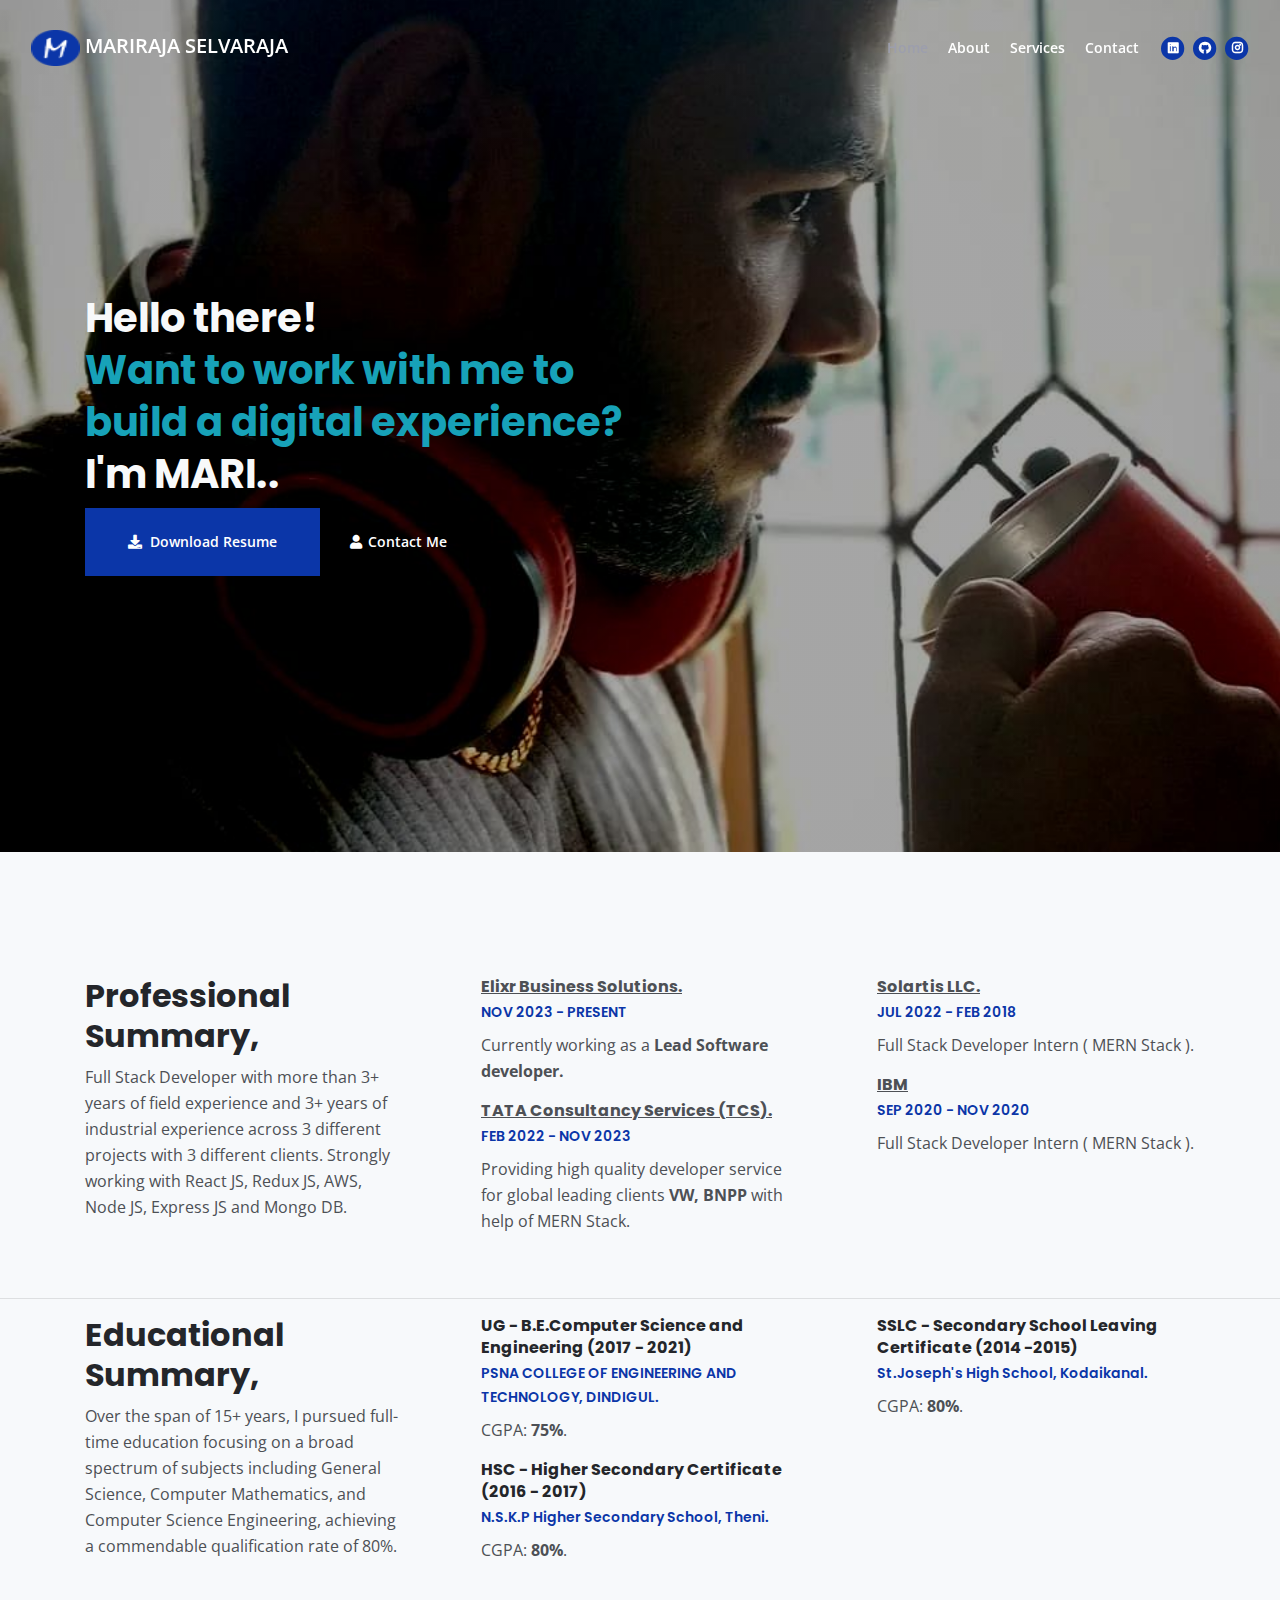
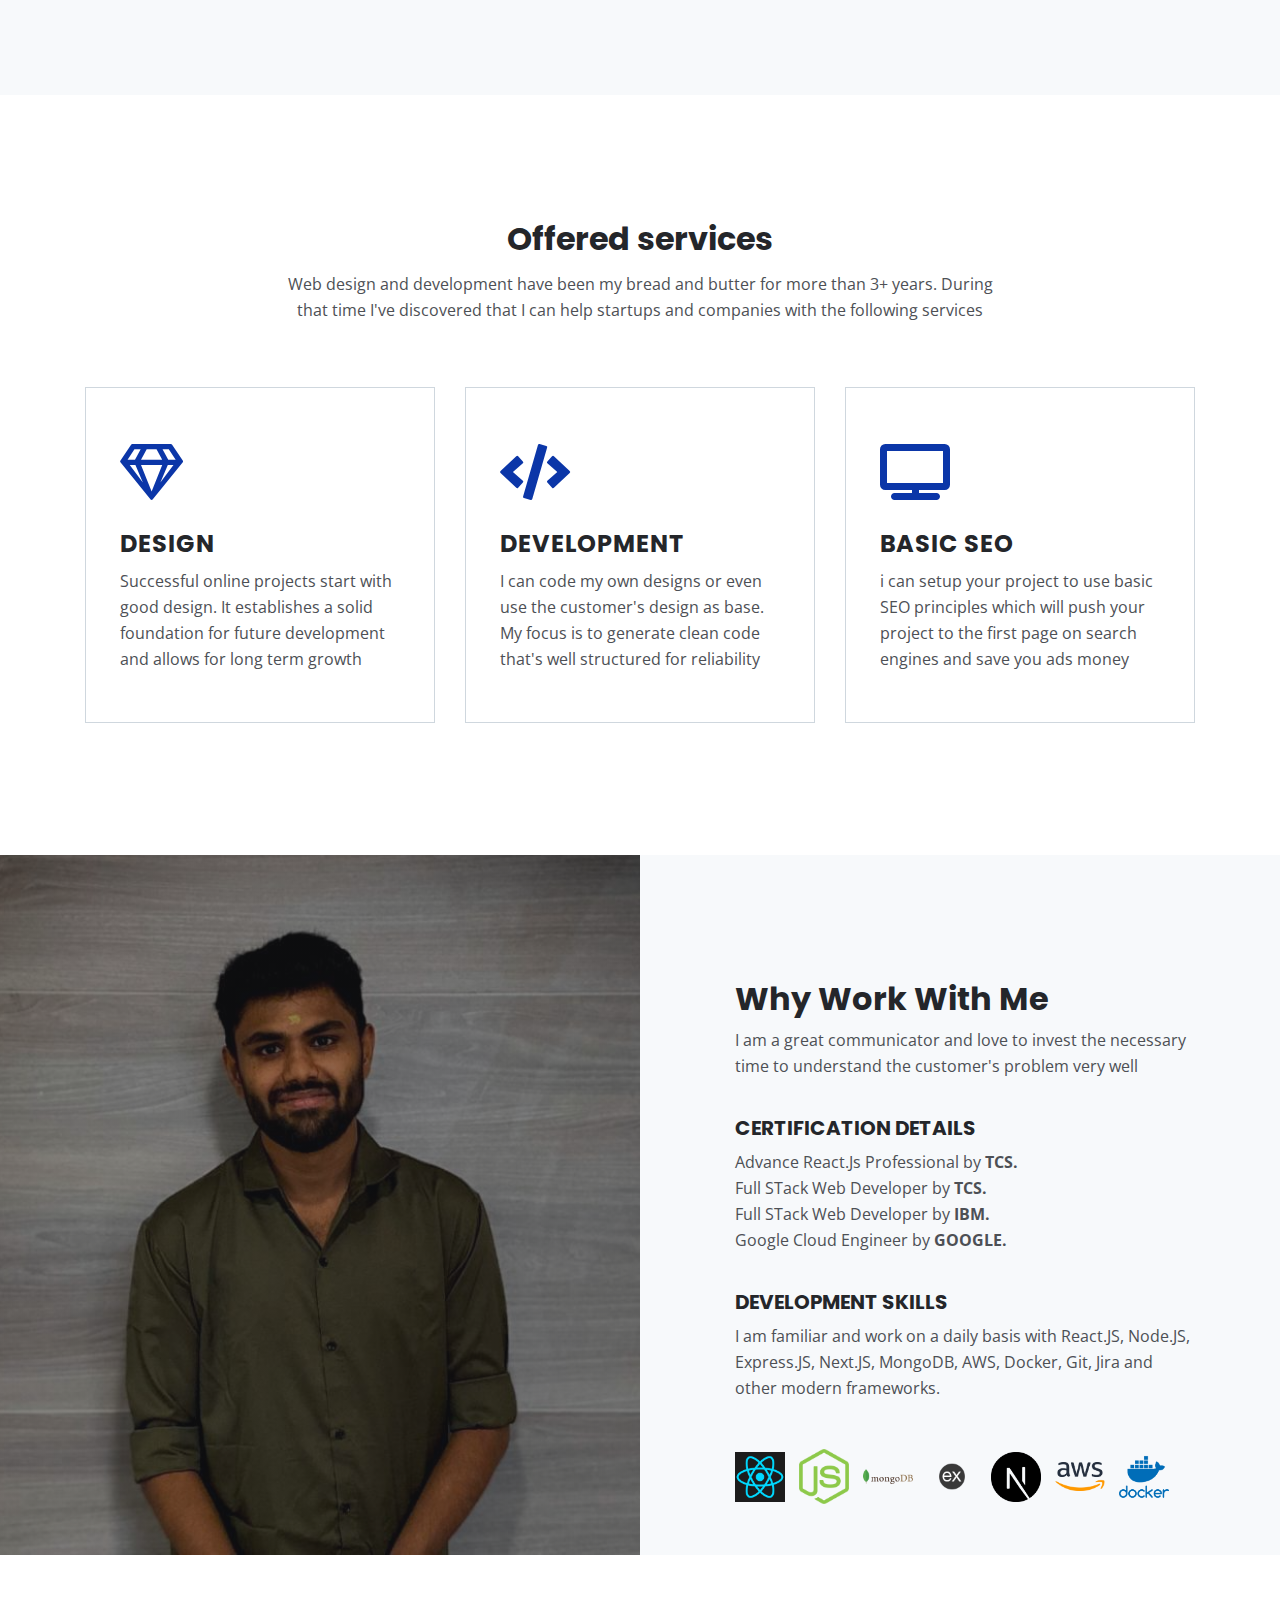
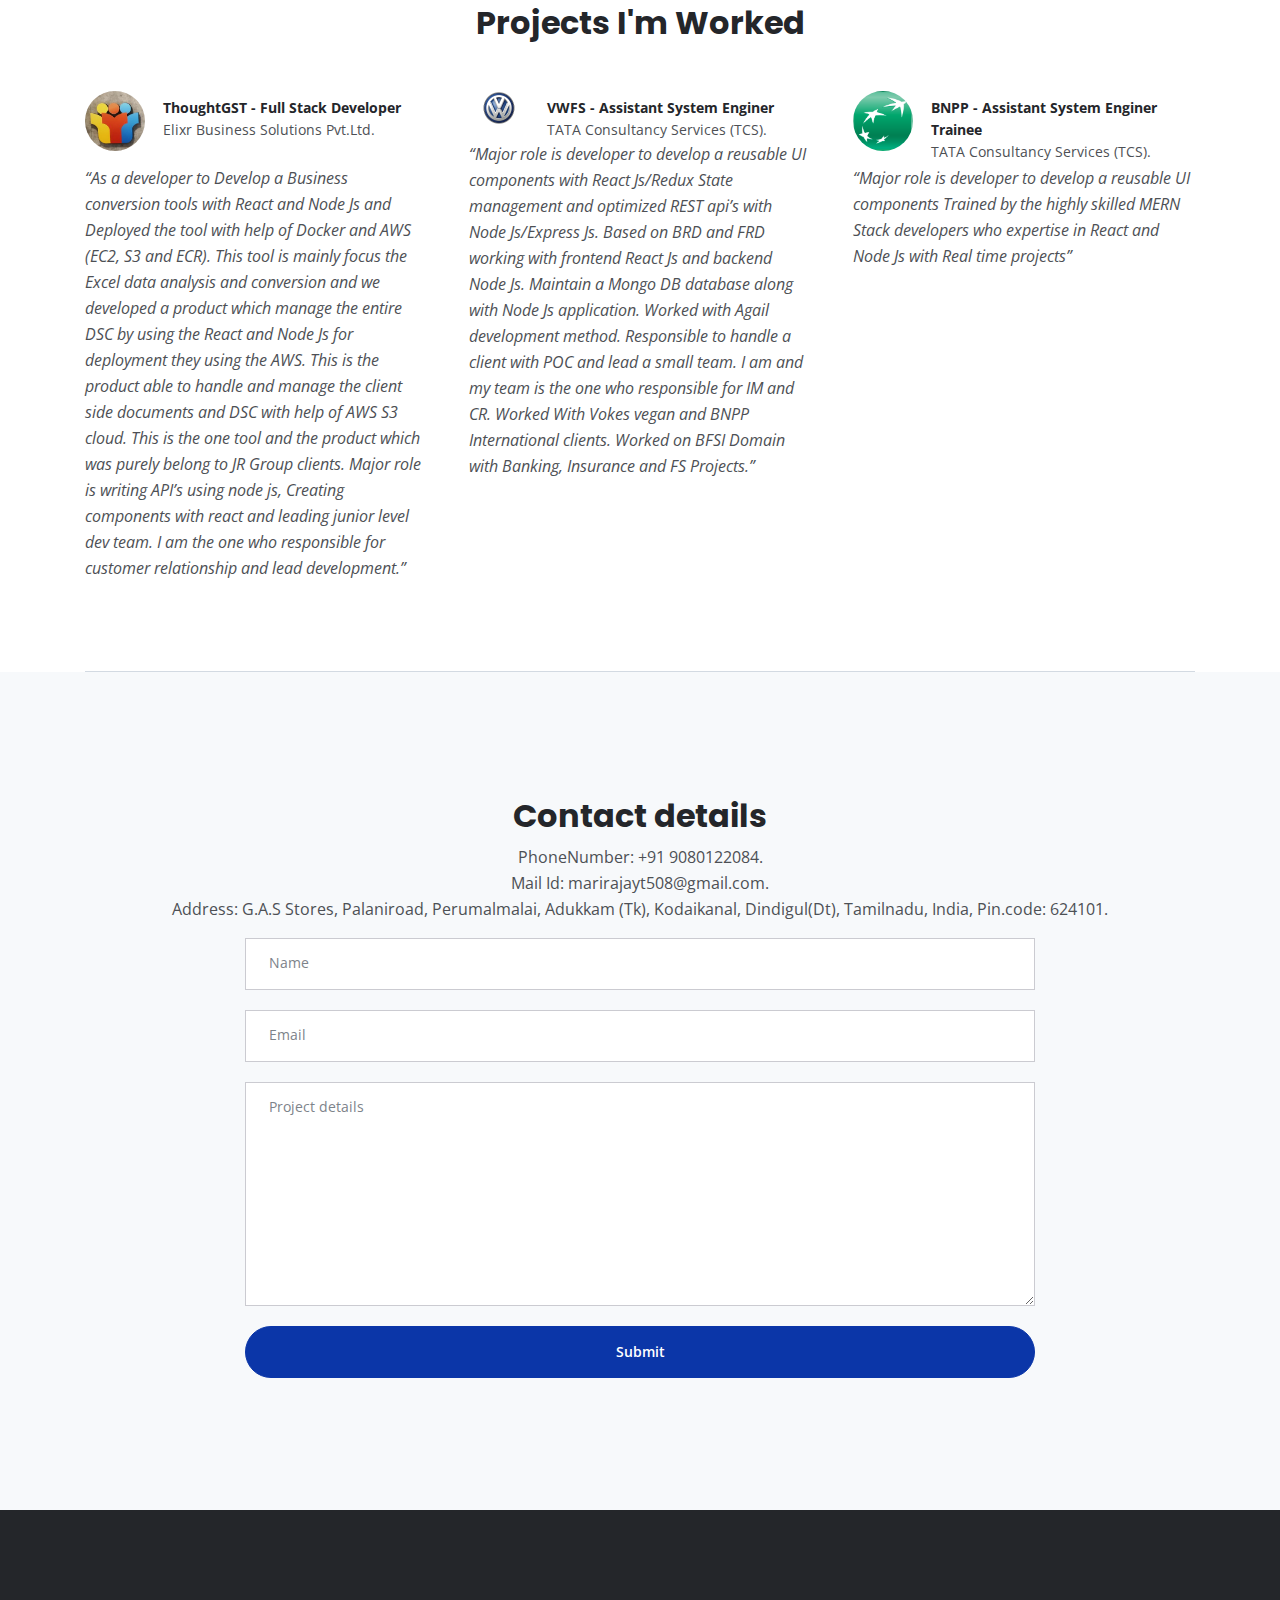
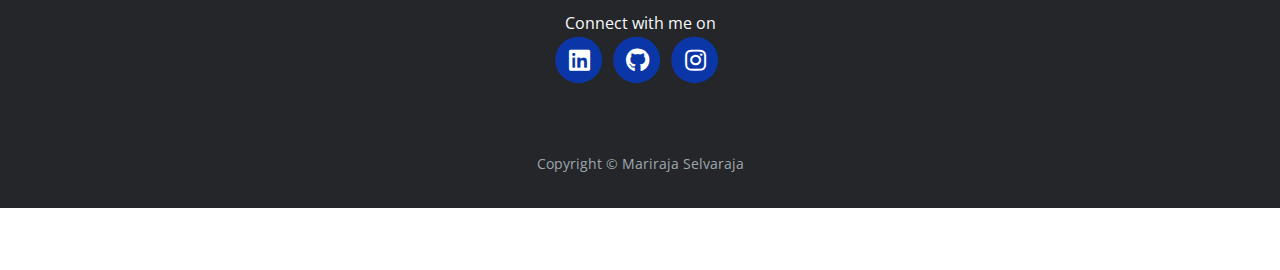
<file: index.html>
<!DOCTYPE html>
<html lang="en">
<head>
    <meta charset="utf-8">
    <meta name="viewport" content="width=device-width, initial-scale=1, shrink-to-fit=no">
    
    <!-- SEO Meta Tags -->
    <meta name="description" content="Your description">
    <meta name="author" content="Mariraja Selvaraja">

    <!-- OG Meta Tags to improve the way the post looks when you share the page on Facebook, Twitter, LinkedIn -->
	<meta property="og:site_name" content="" /> <!-- website name -->
	<meta property="og:site" content="" /> <!-- website link -->
	<meta property="og:title" content=""/> <!-- title shown in the actual shared post -->
	<meta property="og:description" content="" /> <!-- description shown in the actual shared post -->
	<meta property="og:image" content="" /> <!-- image link, make sure it's jpg -->
	<meta property="og:url" content="" /> <!-- where do you want your post to link to -->
	<meta name="twitter:card" content="summary_large_image"> <!-- to have large image post format in Twitter -->

    <!-- Webpage Title -->
    <title>Mariraja Selvaraja</title>
    
    <!-- Styles -->
    <link rel="preconnect" href="https://fonts.gstatic.com">
    <link href="https://fonts.googleapis.com/css2?family=Open+Sans:ital,wght@0,400;0,600;0,700;1,400&family=Poppins:wght@600&display=swap" rel="stylesheet">
    <link href="css/bootstrap.css" rel="stylesheet">
    <link href="css/fontawesome-all.css" rel="stylesheet">
	<link href="css/styles.css" rel="stylesheet">
	
	<!-- Favicon  -->
    <link rel="icon" href="images/favicon.png">
</head>
<body data-spy="scroll" data-target=".fixed-top">
    
    <!-- Navigation -->
    <nav class="navbar navbar-expand-lg fixed-top navbar-dark">
        <div class="container">
            
            <!-- Image Logo -->
            <!-- <a class="navbar-brand logo-image" href="index.html"><img src="images/logo.svg" alt="alternative"></a>   -->
 <a class="navbar-brand logo-image" href="index.html" style="text-decoration: none;"><img src="images/favicon.png" style="width : 20%"/> MARIRAJA SELVARAJA</a>  
            <!-- Text Logo - Use this if you don't have a graphic logo -->
            <!-- <a class="navbar-brand logo-text page-scroll" href="index.html">Mark</a> -->

            <button class="navbar-toggler p-0 border-0" type="button" data-toggle="offcanvas">
                <span class="navbar-toggler-icon"></span>
            </button>

            <div class="navbar-collapse offcanvas-collapse " id="navbarsExampleDefault">
                <ul class="navbar-nav ml-auto">
                    <li class="nav-item">
                        <a class="nav-link page-scroll" href="#header">Home <span class="sr-only">(current)</span></a>
                    </li>
                    <li class="nav-item">
                        <a class="nav-link page-scroll" href="#about">About</a>
                    </li>
                    <li class="nav-item">
                        <a class="nav-link page-scroll" href="#services">Services</a>
                    </li>
                    <!-- <li class="nav-item dropdown">
                        <a class="nav-link dropdown-toggle" href="#" id="dropdown01" data-toggle="dropdown" aria-haspopup="true" aria-expanded="false">Drop</a>
                        <div class="dropdown-menu" aria-labelledby="dropdown01">
                            <a class="dropdown-item page-scroll" href="project.html">Project Details</a>
                            <div class="dropdown-divider"></div>
                            <a class="dropdown-item page-scroll" href="terms.html">Terms Conditions</a>
                            <div class="dropdown-divider"></div>
                            <a class="dropdown-item page-scroll" href="privacy.html">Privacy Policy</a>
                        </div>
                    </li> -->
                    <li class="nav-item">
                        <a class="nav-link page-scroll" href="#contact">Contact</a>
                    </li>
                </ul>
                <span class="nav-item social-icons">
                    
                    <span class="fa-stack">
                        <a href="https://www.linkedin.com/in/mariraja-selvaraja-140a061a9/">
                            <i class="fas fa-circle fa-stack-2x"></i>
                            <i class="fab fa-linkedin fa-stack-1x"></i>
                        </a>
                    </span>

                    <span class="fa-stack">
                        <a href="https://github.com/marirajayt508">
                            <i class="fas fa-circle fa-stack-2x"></i>
                            <i class="fab fa-github fa-stack-1x"></i>
                        </a>
                    </span>

                    <span class="fa-stack">
                        <a href="https://www.instagram.com/mari.selvaraja/p/">
                            <i class="fas fa-circle fa-stack-2x"></i>
                            <i class="fab fa-instagram fa-stack-1x"></i>
                        </a>
                    </span>
                </span>
            </div> <!-- end of navbar-collapse -->
        </div> <!-- end of container -->
    </nav> <!-- end of navbar -->
    <!-- end of navigation -->


    <!-- Header -->
    <header id="header" class="header">
        <div class="container">
            <div class="row">
                <div class="col-lg-6">
                    <div class="text-container ">
                        <h1 class="h2-large text-light ">
                          <div class="animated-element-right">Hello there!</div>  <div class="text-info fw-bold animated-element-left">Want to work with me to build a digital experience? </div>
                            <!-- <span class="typing">I'm Mari.</span> -->
                            <div class="typing-effect">
                                I'm MARI..
                            </div>
                        </h1>
                       <div>
                       <div class="animated-element-up"> 
                        <a class="btn-solid-lg page-scroll " href="https://drive.google.com/uc?export=download&id=1kyAQDy1_A7QPyYDeRawL16EMHbXzJSLe"><i class="fas fa-download"></i> &nbsp;Download Resume</a>
                        <a class="btn-outline-lg page-scroll" href="#contact"><i class="fas fa-user"></i>Contact Me</a>
                    
                </div>
                    </div> <!-- end of text-container -->
                </div> <!-- end of col -->
            </div> <!-- end of row -->
        </div> <!-- end of container -->
    </header> <!-- end of header -->
    <!-- end of header -->


    <!-- About-->
    <div id="about" class="basic-1 bg-gray">
        <div class="container">
            <div class="row">
                <div class="col-lg-4">
                    <div class="text-container first">
                        <h2>Professional Summary,</h2>
                        <p>Full Stack Developer with more
                            than 3+ years of field experience
                            and 3+ years of industrial
                            experience across 3 different
                            projects with 3 different clients.
                            Strongly working with React JS,
                            Redux JS, AWS, Node JS, Express
                            JS and Mongo DB.
                            </p>
                    </div> <!-- end of text-container -->
                </div> <!-- end of col -->
                <div class="col-lg-4">
                    <div class="text-container second">
                        <h6><a href="https://www.elixirbiz.com/">Elixr Business Solutions.</a></h6>
                        <div class="time">NOV 2023 - PRESENT</div>
                        <p>Currently working as a <b>Lead Software developer.</b></p>
                        <h6><a href="https://www.tcs.com/">TATA Consultancy Services (TCS).</a></h6>
                        <div class="time">FEB 2022 - NOV 2023</div>
                        
                        <p>Providing high quality developer service for global leading clients <b>VW, BNPP</b> with help of MERN Stack.</p>
                    </div> <!-- end of text-container -->
                </div> <!-- end of col -->
                <div class="col-lg-4">
                    <div class="text-container third">
                        <h6><a href="https://www.solartis.com/">Solartis LLC.</a></h6>
                        <div class="time">JUL 2022 - FEB 2018</div>
                        <p>Full Stack Developer Intern ( MERN Stack ).</p>
                        <h6><a href="https://www.ibm.com/in-en">IBM</a></h6>
                        <div class="time">SEP 2020 - NOV 2020</div>
                        <p>Full Stack Developer Intern ( MERN Stack ).</p>
                    </div> <!-- end of text-container -->
                </div> <!-- end of col -->
            </div> <!-- end of row -->
        </div> <!-- end of container -->
        <hr/>
        <div class="container">
            <div class="row">
                <div class="col-lg-4">
                    <div class="text-container first">
                        <h2>Educational Summary,</h2>
                        <p>
                            Over the span of 15+ years, I pursued full-time education focusing on a broad spectrum of subjects including General Science, Computer Mathematics, and Computer Science Engineering, achieving a commendable qualification rate of 80%. 
                            </p>
                    </div> <!-- end of text-container -->
                </div> <!-- end of col -->
                <div class="col-lg-4">
                    <div class="text-container second">
                        <h6><a style="text-decoration: none;">UG - B.E.Computer Science and Engineering (2017 - 2021)</a></h6>
                        <div class="time">PSNA COLLEGE OF ENGINEERING AND TECHNOLOGY, DINDIGUL.</div>
                        <p>CGPA: <b>75%</b>.</p>
                        <h6><a style="text-decoration: none;">HSC - Higher Secondary Certificate (2016 - 2017)</a></h6>
                        <div class="time">N.S.K.P Higher Secondary School, Theni.</div>
                        
                        <p>CGPA: <b>80%</b>.</p>
                    </div> <!-- end of text-container -->
                </div> <!-- end of col -->
                <div class="col-lg-4">
                    <div class="text-container third">
                        <h6><a style="text-decoration: none;">SSLC - Secondary School Leaving Certificate (2014 -2015)</a></h6>
                        <div class="time">St.Joseph's High School, Kodaikanal.</div>
                        <p>CGPA: <b>80%</b>.</p>
                    </div> <!-- end of text-container -->
                </div> <!-- end of col -->
            </div> <!-- end of row -->
        </div> <!-- end of container -->
    </div> <!-- end of basic-1 -->
    <!-- end of about -->


    <!-- Services -->
    <div id="services" class="basic-2">
        <div class="container">
            <div class="row">
                <div class="col-lg-12">
                    <h2 class="h2-heading">Offered services</h2>
                    <p class="p-heading">Web design and development have been my bread and butter for more than 3+ years. During that time I've discovered that I can help startups and companies with the following services</p>
                </div> <!-- end of col -->
            </div> <!-- end of row -->
            <div class="row">
                <div class="col-lg-4">
                    <div class="text-box">
                        <i class="far fa-gem"></i>
                        <h4>DESIGN</h4>
                        <p>Successful online projects start with good design. It establishes a solid foundation for future development and allows for long term growth</p>
                    </div> <!-- end of text-box -->
                </div> <!-- end of col -->
                <div class="col-lg-4">
                    <div class="text-box">
                        <i class="fas fa-code"></i>
                        <h4>DEVELOPMENT</h4>
                        <p>I can code my own designs or even use the customer's design as base. My focus is to generate clean code that's well structured for reliability</p>
                    </div> <!-- end of text-box -->
                </div> <!-- end of col -->
                <div class="col-lg-4">
                    <div class="text-box">
                        <i class="fas fa-tv"></i>
                        <h4>BASIC SEO</h4>
                        <p>i can setup your project to use basic SEO principles which will push your project to the first page on search engines and save you ads money</p>
                    </div> <!-- end of text-box -->
                </div> <!-- end of col -->
            </div> <!-- end of row -->
        </div> <!-- end of container -->
    </div> <!-- end of basic-2 -->
    <!-- end of services -->


    <!-- Details -->
	<div class="split">
		<div class="area-1">
		</div><!-- end of area-1 on same line and no space between comments to eliminate margin white space --><div class="area-2 bg-gray">
            <div class="container">    
                <div class="row">
                    <div class="col-lg-12">     
                        
                        <!-- Text Container -->
                        <div class="text-container">
                            <h2>Why Work With Me</h2>
                            <p>I am a great communicator and love to invest the necessary time to understand the customer's problem very well</p>
                            <h5>CERTIFICATION DETAILS</h5>
                            <p>
                                <span>Advance React.Js Professional by <b>TCS.</b></span><br/>
                                <span>Full STack Web Developer by <b>TCS.</b></span><br/>
                                <span>Full STack Web Developer by <b>IBM.</b></span><br/>
                                <span>Google Cloud Engineer by <b>GOOGLE.</b></span>
                            </p>
                            <h5>DEVELOPMENT SKILLS</h5>
                            <p>I am familiar and work on a daily basis with React.JS, Node.JS, Express.JS, Next.JS, MongoDB, AWS, Docker, Git, Jira and other modern frameworks.</p>
                            
                            <div class="icons-container">
                                <img src="images/react-logo.png" alt="alternative">
                                <img src="images/nodejs-icon-logo.png" alt="alternative">
                                <img src="images/mongodb-logo.png" alt="alternative">
                                <img src="images/express.png" alt="alternative">
                                <img src="images/next.png" alt="alternative">
                                <img src="images/aws.png" alt="alternative">
                                <img src="images/docker.png" alt="alternative">
                                <!-- <img src="images/jira.png" alt="alternative"> -->
                            </div> <!-- end of icons-container -->
                        </div> <!-- end of text-container -->
                        <!-- end of text container -->

                    </div> <!-- end of col -->
                </div> <!-- end of row -->
            </div> <!-- end of container -->
		</div> <!-- end of area-2 -->
    </div> <!-- end of split -->
    <!-- end of details -->

   
    <!-- Testimonials -->
    <div class="cards-1">
        <div class="container">
            <div class="row">
                <div class="col-lg-12">
                    <h2 class="h2-heading">Projects I'm Worked</h2>
                </div> <!-- end of col -->
            </div> <!-- end of row -->
            <div class="row">
                <div class="col-lg-12">
                    
                    <!-- Card -->
                    <div class="card">
                        <div class="card-body">
                            <div class="details">
                                <img src="images/elixr.jpg" alt="alternative">
                                <div class="text">
                                    <div class="testimonial-author">ThoughtGST - Full Stack Developer</div>
                                    <div class="occupation">Elixr Business Solutions Pvt.Ltd.</div>
                                </div> <!-- end of text -->
                            </div> <!-- end of testimonial-details -->
                        </div>
                            <p class="testimonial-text">“As a developer to Develop a Business conversion tools with React
                                and Node Js and Deployed the tool with help of Docker and AWS
                                (EC2, S3 and ECR). This tool is mainly focus the Excel data
                                analysis and conversion and we developed a product which
                                manage the entire DSC by using the React and Node Js for
                                deployment they using the AWS. This is the product able to
                                handle and manage the client side documents and DSC with help
                                of AWS S3 cloud. This is the one tool and the product which was
                                purely belong to JR Group clients. Major role is writing API’s
                                using node js, Creating components with react and leading junior
                                level dev team. I am the one who responsible for customer
                                relationship and lead development.”</p>
                 
                    </div>
                    <!-- end of card -->

                    <!-- Card -->
                    <!-- <div class="card">
                        <div class="card-body">
                            <p class="testimonial-text">“Loved to work with Mark he's such an awesome developer with great attention to details. He also has a great eye for design”</p>
                            <div class="details">
                                <img src="images/testimonial-2.jpg" alt="alternative">
                                <div class="text">
                                    <div class="testimonial-author">John Rowling</div>
                                    <div class="occupation">Marketing Manager - Nexlite</div>
                                </div>  -->
                                <!-- end of text -->
                            <!-- </div>  -->
                            <!-- end of testimonial-details -->
                        <!-- </div>
                    </div> -->
                    <!-- end of card -->

                    <!-- Card -->
                    <div class="card">
                        <div class="card-body">
                            <div class="details">
                                <img src="images/vw.png" alt="alternative">
                                <div class="text">
                                    <div class="testimonial-author">VWFS - Assistant System Enginer</div>
                                    <!-- & BNPP -->
                                    <div class="occupation">TATA Consultancy Services (TCS).</div>
                                </div> <!-- end of text -->
                            </div> <!-- end of testimonial-details -->
                            <p class="testimonial-text">“Major role is developer to develop a reusable UI components
                                with React Js/Redux State management and optimized REST api’s
                                with Node Js/Express Js. Based on BRD and FRD working with
                                frontend React Js and backend Node Js. Maintain a Mongo DB
                                database along with Node Js application. Worked with Agail
                                development method. Responsible to handle a client with POC
                                and lead a small team. I am and my team is the one who
                                responsible for IM and CR. Worked With Vokes vegan and BNPP
                                International clients. Worked on BFSI Domain with Banking,
                                Insurance and FS Projects.”</p>
          
                        </div>
                        
                    </div>
                    <!-- end of card -->
                    <div class="card">
                        <div class="card-body">
                            <div class="details">
                                <img src="images/BNP.PA.png" alt="alternative">
                                <div class="text">
                                    <div class="testimonial-author">BNPP - Assistant System Enginer Trainee</div>
                                    <div class="occupation">TATA Consultancy Services (TCS).</div>
                                </div> <!-- end of text -->
                            </div> <!-- end of testimonial-details -->
                            <p class="testimonial-text">“Major role is developer to develop a reusable UI components
                                Trained by the highly skilled MERN Stack developers who
                                expertise in React and Node Js with Real time projects”</p>
          
                        </div>

                </div> <!-- end of col -->
            </div> <!-- end of row -->
        </div> <!-- end of container -->
    </div> <!-- end of cards-1 -->
    <!-- end of testimonials -->


    <!-- Section Divider -->
    <div class="container">
        <div class="row">
            <div class="col-lg-12">
                <hr class="section-divider">
            </div> <!-- end of col -->
        </div> <!-- end of row -->
    </div> <!-- end of container -->
    <!-- end of section divider -->

    <!-- Contact -->
    <div id="contact" class="form-1 bg-gray">
        <div class="container">
            <div class="row">
                <div class="col-lg-12">
                    <h2>Contact details</h2>
                   
                    <p>
                        <span>PhoneNumber: +91 9080122084.</span><br/>
                        <span>Mail Id: marirajayt508@gmail.com.</span><br/>
                        <span>Address: G.A.S Stores, Palaniroad, Perumalmalai, Adukkam (Tk), Kodaikanal, Dindigul(Dt), Tamilnadu, India, Pin.code: 624101.</span>
                    </p>
                </div> <!-- end of col -->
            </div> <!-- end of row -->
            <div class="row">
                <div class="col-lg-12">
                    
                    <!-- Contact Form -->
                    <form id="contactForm">
                        <div class="form-group">
                            <input type="text" class="form-control-input" id="cname" required>
                            <label class="label-control" for="cname">Name</label>
                        </div>
                        <div class="form-group">
                            <input type="email" class="form-control-input" id="cemail" required>
                            <label class="label-control" for="cemail">Email</label>
                        </div>
                        <div class="form-group">
                            <textarea class="form-control-textarea" id="cmessage" required></textarea>
                            <label class="label-control" for="cmessage">Project details</label>
                        </div>
                        <div class="form-group">
                            <button type="submit" class="form-control-submit-button">Submit</button>
                        </div>
                    </form>
                    <!-- end of contact form -->

                </div> <!-- end of col -->
            </div> <!-- end of row -->
        </div> <!-- end of container -->
    </div> <!-- end of form-1 -->  
    <!-- end of contact -->


    <!-- Footer -->
    <div class="footer bg-gray text-light">
       Connect with me on
        <div class="container">
            <div class="row">
                <div class="col-lg-12">
                    <div class="social-container">
                        <span class="fa-stack">
                            <a href="https://www.linkedin.com/in/mariraja-selvaraja-140a061a9/">
                                <i class="fas fa-circle fa-stack-2x"></i>
                                <i class="fab fa-linkedin fa-stack-1x"></i>
                            </a>
                        </span>
                        <span class="fa-stack">
                            <a href="https://github.com/marirajayt508">
                                <i class="fas fa-circle fa-stack-2x"></i>
                                <i class="fab fa-github fa-stack-1x"></i>
                            </a>
                        </span>
                        <span class="fa-stack">
                            <a href="https://www.instagram.com/mari.selvaraja/p/">
                                <i class="fas fa-circle fa-stack-2x"></i>
                                <i class="fab fa-instagram fa-stack-1x"></i>
                            </a>
                        </span>
                    </div> <!-- end of social-container -->
                </div> <!-- end of col -->
            </div> <!-- end of row -->
        </div> <!-- end of container -->
    </div> <!-- end of footer -->  
    <!-- end of footer -->


    <!-- Copyright -->
    <div class="copyright bg-gray">
        <div class="container">
            <div class="row">
                <div class="col-lg-12">
                    <p class="p-small">Copyright © <a class="no-line" href="#your-link">Mariraja Selvaraja</a></p>
                </div> <!-- end of col -->
            </div> <!-- enf of row -->
        </div> <!-- end of container -->


        
    </div> <!-- end of copyright --> 
    <!-- end of copyright -->
    
    	
    <!-- Scripts -->
    <script src="js/jquery.min.js"></script> <!-- jQuery for Bootstrap's JavaScript plugins -->
    <script src="js/bootstrap.min.js"></script> <!-- Bootstrap framework -->
    <script src="js/jquery.easing.min.js"></script> <!-- jQuery Easing for smooth scrolling between anchors -->
    <script src="js/scripts.js"></script> <!-- Custom scripts -->
</body>
</html>
</file>
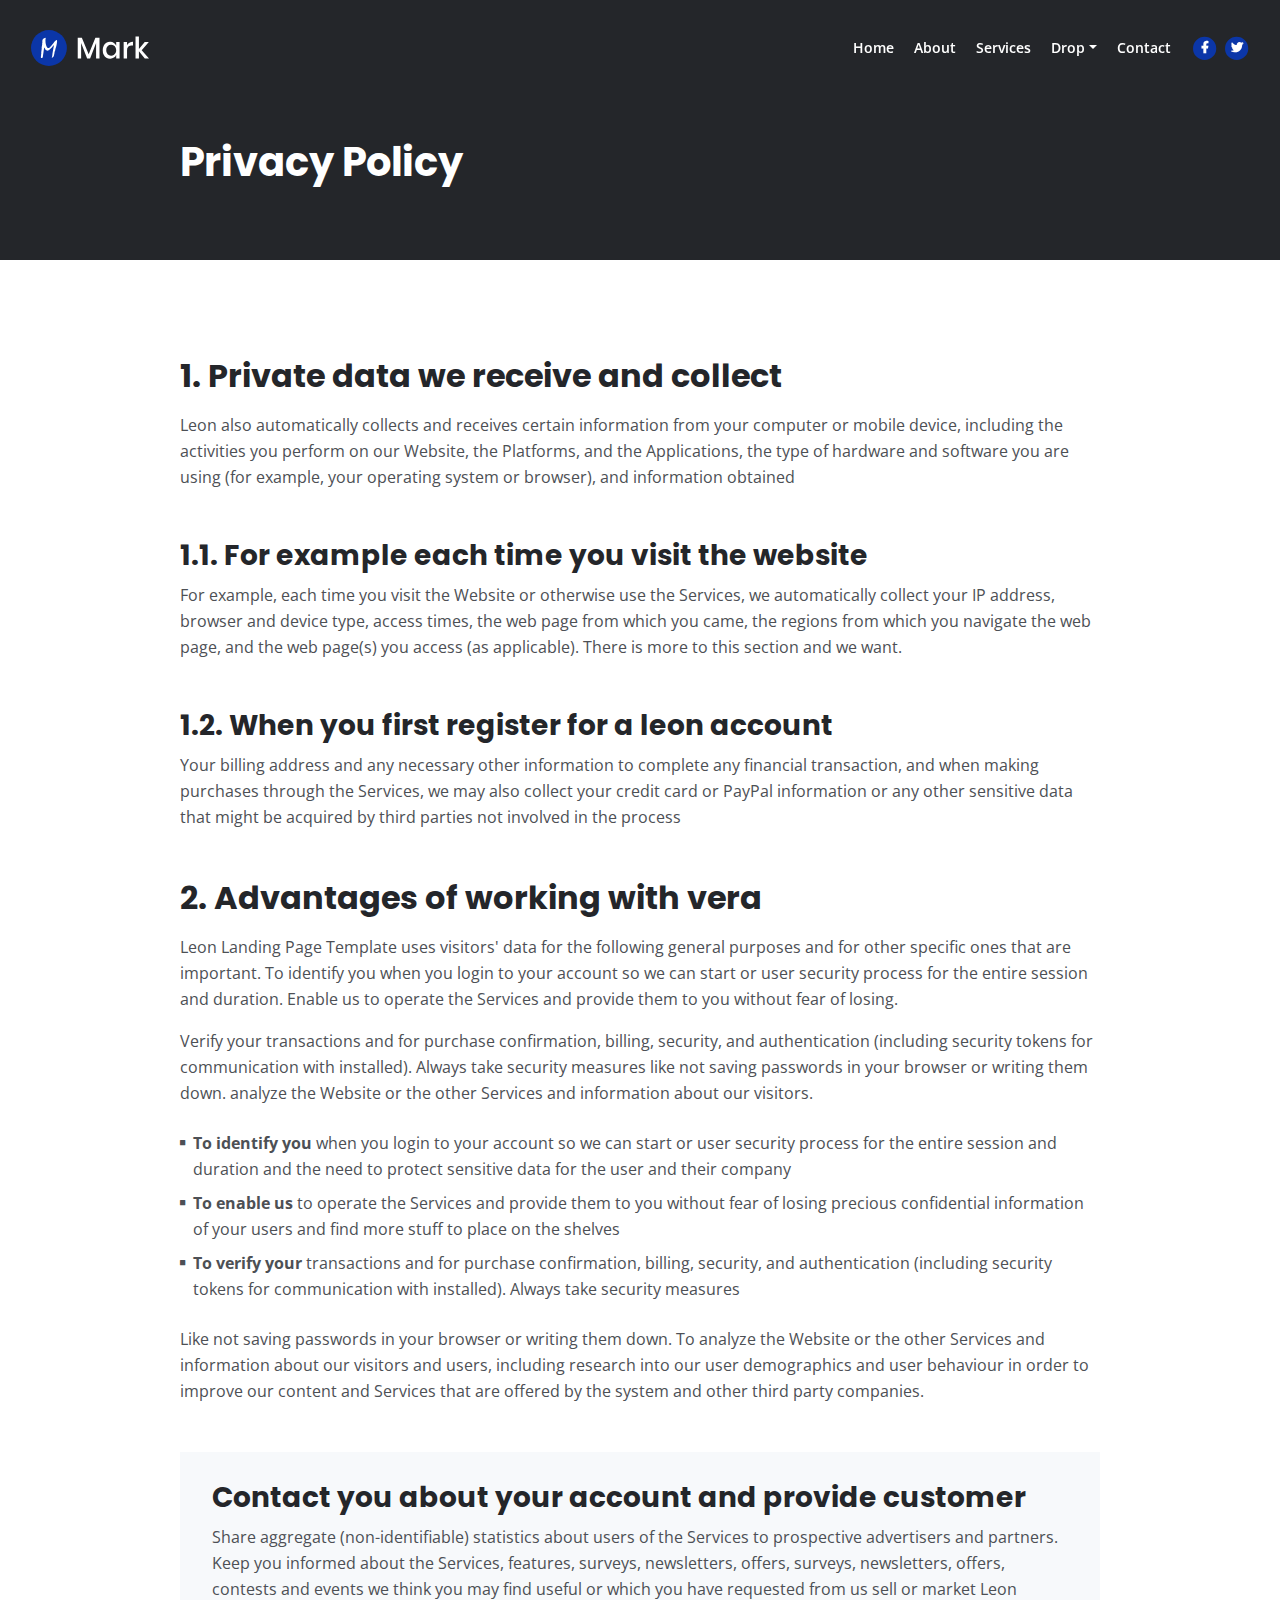
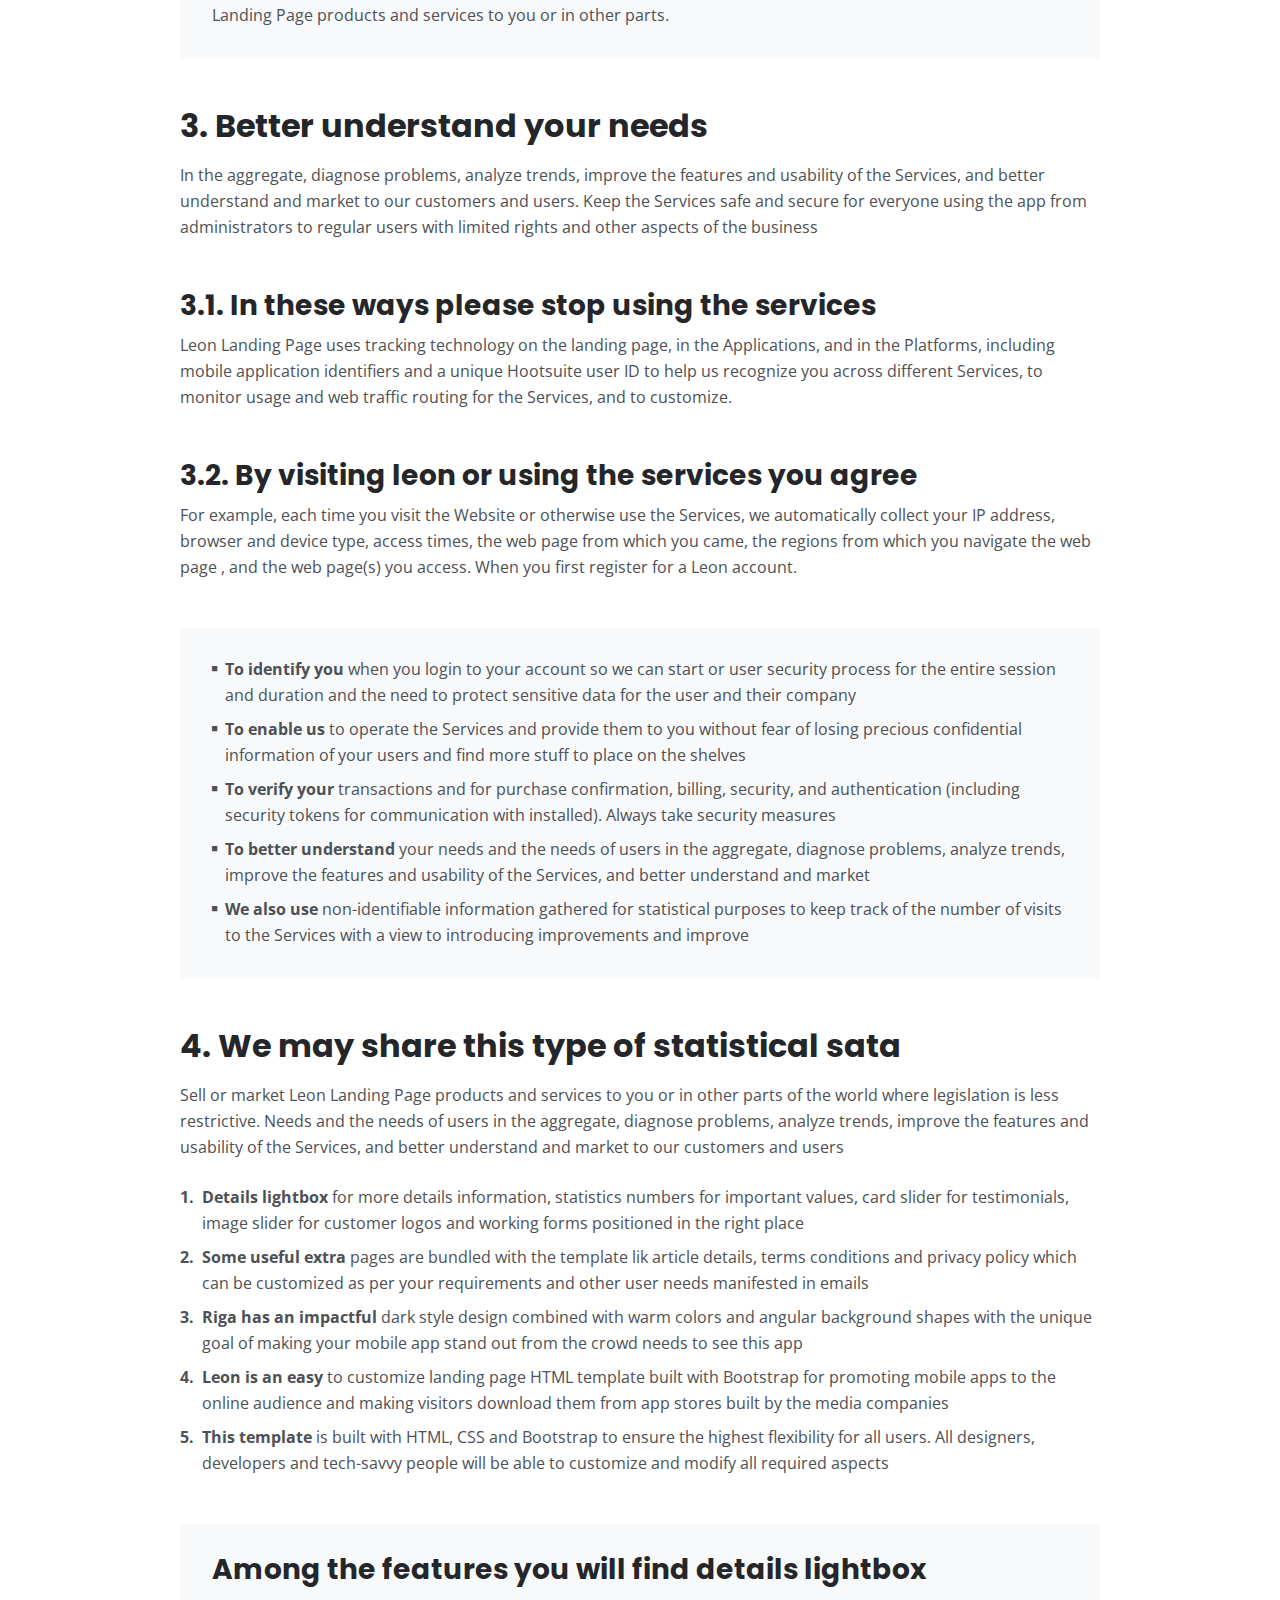
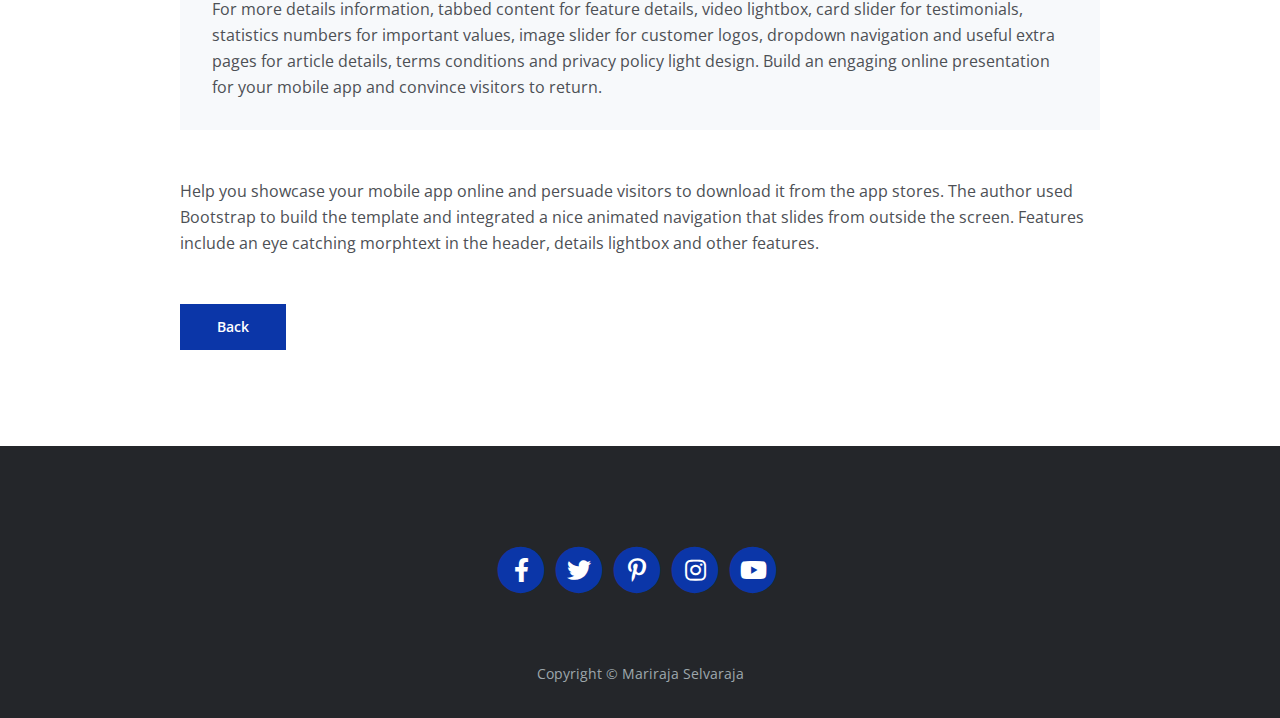
<file: privacy.html>
<!DOCTYPE html>
<html lang="en">
<head>
    <meta charset="utf-8">
    <meta name="viewport" content="width=device-width, initial-scale=1, shrink-to-fit=no">
    
    <!-- SEO Meta Tags -->
    <meta name="description" content="Your description">
    <meta name="author" content="Your name">

    <!-- OG Meta Tags to improve the way the post looks when you share the page on Facebook, Twitter, LinkedIn -->
	<meta property="og:site_name" content="" /> <!-- website name -->
	<meta property="og:site" content="" /> <!-- website link -->
	<meta property="og:title" content=""/> <!-- title shown in the actual shared post -->
	<meta property="og:description" content="" /> <!-- description shown in the actual shared post -->
	<meta property="og:image" content="" /> <!-- image link, make sure it's jpg -->
	<meta property="og:url" content="" /> <!-- where do you want your post to link to -->
	<meta name="twitter:card" content="summary_large_image"> <!-- to have large image post format in Twitter -->

    <!-- Webpage Title -->
    <title>Privacy Policy - Mark</title>
    
    <!-- Styles -->
    <link rel="preconnect" href="https://fonts.gstatic.com">
    <link href="https://fonts.googleapis.com/css2?family=Open+Sans:ital,wght@0,400;0,600;0,700;1,400&family=Poppins:wght@600&display=swap" rel="stylesheet">
    <link href="css/bootstrap.css" rel="stylesheet">
    <link href="css/fontawesome-all.css" rel="stylesheet">
	<link href="css/styles.css" rel="stylesheet">
	
	<!-- Favicon  -->
    <link rel="icon" href="images/favicon.png">
</head>
<body data-spy="scroll" data-target=".fixed-top">
    
    <!-- Navigation -->
    <nav class="navbar navbar-expand-lg fixed-top navbar-dark">
        <div class="container">
            
            <!-- Image Logo -->
            <a class="navbar-brand logo-image" href="index.html"><img src="images/logo.svg" alt="alternative"></a>  

            <!-- Text Logo - Use this if you don't have a graphic logo -->
            <!-- <a class="navbar-brand logo-text page-scroll" href="index.html">Mark</a> -->

            <button class="navbar-toggler p-0 border-0" type="button" data-toggle="offcanvas">
                <span class="navbar-toggler-icon"></span>
            </button>

            <div class="navbar-collapse offcanvas-collapse" id="navbarsExampleDefault">
                <ul class="navbar-nav ml-auto">
                    <li class="nav-item">
                        <a class="nav-link page-scroll" href="index.html#header">Home <span class="sr-only">(current)</span></a>
                    </li>
                    <li class="nav-item">
                        <a class="nav-link page-scroll" href="index.html#about">About</a>
                    </li>
                    <li class="nav-item">
                        <a class="nav-link page-scroll" href="index.html#services">Services</a>
                    </li>
                    <li class="nav-item dropdown">
                        <a class="nav-link dropdown-toggle" href="#" id="dropdown01" data-toggle="dropdown" aria-haspopup="true" aria-expanded="false">Drop</a>
                        <div class="dropdown-menu" aria-labelledby="dropdown01">
                            <a class="dropdown-item page-scroll" href="project.html">Project Details</a>
                            <div class="dropdown-divider"></div>
                            <a class="dropdown-item page-scroll" href="terms.html">Terms Conditions</a>
                            <div class="dropdown-divider"></div>
                            <a class="dropdown-item page-scroll" href="privacy.html">Privacy Policy</a>
                        </div>
                    </li>
                    <li class="nav-item">
                        <a class="nav-link page-scroll" href="index.html#contact">Contact</a>
                    </li>
                </ul>
                <span class="nav-item social-icons">
                    <span class="fa-stack">
                        <a href="#your-link">
                            <i class="fas fa-circle fa-stack-2x"></i>
                            <i class="fab fa-facebook-f fa-stack-1x"></i>
                        </a>
                    </span>
                    <span class="fa-stack">
                        <a href="#your-link">
                            <i class="fas fa-circle fa-stack-2x"></i>
                            <i class="fab fa-twitter fa-stack-1x"></i>
                        </a>
                    </span>
                </span>
            </div> <!-- end of navbar-collapse -->
        </div> <!-- end of container -->
    </nav> <!-- end of navbar -->
    <!-- end of navigation -->


    <!-- Header -->
    <header class="ex-header">
        <div class="container">
            <div class="row">
                <div class="col-xl-10 offset-xl-1">
                    <h1>Privacy Policy</h1>
                </div> <!-- end of col -->
            </div> <!-- end of row -->
        </div> <!-- end of container -->
    </header> <!-- end of ex-header -->
    <!-- end of header -->


    <!-- Basic -->
    <div class="ex-basic-1 pt-5 pb-5">
        <div class="container">
            <div class="row">
                <div class="col-xl-10 offset-xl-1">
                    <h2 class="mt-5 mb-3">1. Private data we receive and collect</h2>
                    <p class="mb-5">Leon also automatically collects and receives certain information from your computer or mobile device, including the activities you perform on our Website, the Platforms, and the Applications, the type of hardware and software you are using (for example, your operating system or browser), and information obtained</p>
                    <h3>1.1. For example each time you visit the website</h3>
                    <p class="mb-5">For example, each time you visit the Website or otherwise use the Services, we automatically collect your IP address, browser and device type, access times, the web page from which you came, the regions from which you navigate the web page, and the web page(s) you access (as applicable). There is more to this section and we want.</p>
                    <h3>1.2. When you first register for a leon account</h3>
                    <p class="mb-5">Your billing address and any necessary other information to complete any financial transaction, and when making purchases through the Services, we may also collect your credit card or PayPal information or any other sensitive data that might be acquired by third parties not involved in the process</p>
                    
                    <h2 class="mb-3">2. Advantages of working with vera</h2>
                    <p>Leon Landing Page Template uses visitors' data for the following general purposes and for other specific ones that are important. To identify you when you login to your account so we can start or user security process for the entire session and duration. Enable us to operate the Services and provide them to you without fear of losing.</p>
                    <p class="mb-4">Verify your transactions and for purchase confirmation, billing, security, and authentication (including security tokens for communication with installed). Always take security measures like not saving passwords in your browser or writing them down. analyze the Website or the other Services and information about our visitors.</p>
                    <ul class="list-unstyled li-space-lg mb-4">
                        <li class="media">
                            <i class="fas fa-square"></i>
                            <div class="media-body"><strong>To identify you</strong> when you login to your account so we can start or user security process for the entire session and duration and the need to protect sensitive data for the user and their company</div>
                        </li>
                        <li class="media">
                            <i class="fas fa-square"></i>
                            <div class="media-body"><strong>To enable us</strong> to operate the Services and provide them to you without fear of losing precious confidential information of your users and find more stuff to place on the shelves</div>
                        </li>
                        <li class="media">
                            <i class="fas fa-square"></i>
                            <div class="media-body"><strong>To verify your</strong> transactions and for purchase confirmation, billing, security, and authentication (including security tokens for communication with installed). Always take security measures</div>
                        </li>
                    </ul>
                    <p class="mb-5">Like not saving passwords in your browser or writing them down. To analyze the Website or the other Services and information about our visitors and users, including research into our user demographics and user behaviour in order to improve our content and Services that are offered by the system and other third party companies.</p>
                    <div class="text-box mb-5">
                        <h3>Contact you about your account and provide customer</h3>
                        <p>Share aggregate (non-identifiable) statistics about users of the Services to prospective advertisers and partners. Keep you informed about the Services, features, surveys, newsletters, offers, surveys, newsletters, offers, contests and events we think you may find useful or which you have requested from us sell or market Leon Landing Page products and services to you or in other parts.</p>
                    </div> <!-- end of text-box -->
                    
                    <h2 class="mb-3">3. Better understand your needs</h2>
                    <p class="mb-5"> In the aggregate, diagnose problems, analyze trends, improve the features and usability of the Services, and better understand and market to our customers and users. Keep the Services safe and secure for everyone using the app from administrators to regular users with limited rights and other aspects of the business</p>
                    <h3>3.1. In these ways please stop using the services</h3>
                    <p class="mb-5">Leon Landing Page uses tracking technology on the landing page, in the Applications, and in the Platforms, including mobile application identifiers and a unique Hootsuite user ID to help us recognize you across different Services, to monitor usage and web traffic routing for the Services, and to customize.</p>
                    <h3>3.2. By visiting leon or using the services you agree</h3>
                    <p class="mb-5">For example, each time you visit the Website or otherwise use the Services, we automatically collect your IP address, browser and device type, access times, the web page from which you came, the regions from which you navigate the web page , and the web page(s) you access. When you first register for a Leon account.</p>
                    <div class="text-box mb-5">
                        <ul class="list-unstyled li-space-lg">
                            <li class="media">
                                <i class="fas fa-square"></i>
                                <div class="media-body"><strong>To identify you</strong> when you login to your account so we can start or user security process for the entire session and duration and the need to protect sensitive data for the user and their company</div>
                            </li>
                            <li class="media">
                                <i class="fas fa-square"></i>
                                <div class="media-body"><strong>To enable us</strong> to operate the Services and provide them to you without fear of losing precious confidential information of your users and find more stuff to place on the shelves</div>
                            </li>
                            <li class="media">
                                <i class="fas fa-square"></i>
                                <div class="media-body"><strong>To verify your</strong> transactions and for purchase confirmation, billing, security, and authentication (including security tokens for communication with installed). Always take security measures</div>
                            </li>
                            <li class="media">
                                <i class="fas fa-square"></i>
                                <div class="media-body"><strong>To better understand</strong> your needs and the needs of users in the aggregate, diagnose problems, analyze trends, improve the features and usability of the Services, and better understand and market</div>
                            </li>
                            <li class="media">
                                <i class="fas fa-square"></i>
                                <div class="media-body"><strong>We also use</strong> non-identifiable information gathered for statistical purposes to keep track of the number of visits to the Services with a view to introducing improvements and improve</div>
                            </li>
                        </ul>
                    </div> <!-- end of text-box -->
                    
                    <h2 class="mb-3">4. We may share this type of statistical sata</h2>
                    <p class="mb-4">Sell or market Leon Landing Page products and services to you or in other parts of the world where legislation is less restrictive. Needs and the needs of users in the aggregate, diagnose problems, analyze trends, improve the features and usability of the Services, and better understand and market to our customers and users</p>
                    <ul class="list-unstyled li-space-lg mb-5">
                        <li class="media">
                            <strong>1.</strong>
                            <div class="media-body"><strong>Details lightbox</strong> for more details information, statistics numbers for important values, card slider for testimonials, image slider for customer logos and working forms positioned in the right place</div>
                        </li>
                        <li class="media">
                            <strong>2.</strong>
                            <div class="media-body"><strong>Some useful extra</strong> pages are bundled with the template lik article details, terms conditions and privacy policy which can be customized as per your requirements and other user needs manifested in emails</div>
                        </li>
                        <li class="media">
                            <strong>3.</strong>
                            <div class="media-body"><strong>Riga has an impactful</strong> dark style design combined with warm colors and angular background shapes with the unique goal of making your mobile app stand out from the crowd needs to see this app</div>
                        </li>
                        <li class="media">
                            <strong>4.</strong>
                            <div class="media-body"><strong>Leon is an easy</strong> to customize landing page HTML template built with Bootstrap for promoting mobile apps to the online audience and making visitors download them from app stores built by the media companies</div>
                        </li>
                        <li class="media">
                            <strong>5.</strong>
                            <div class="media-body"><strong>This template</strong> is built with HTML, CSS and Bootstrap to ensure the highest flexibility for all users. All designers, developers and tech-savvy people will be able to customize and modify all required aspects</div>
                        </li>
                    </ul>
                    
                    <div class="text-box mb-5">
                        <h3>Among the features you will find details lightbox</h3>
                        <p>For more details information, tabbed content for feature details, video lightbox, card slider for testimonials, statistics numbers for important values, image slider for customer logos, dropdown navigation and useful extra pages for article details, terms conditions and privacy policy light design. Build an engaging online presentation for your mobile app and convince visitors to return.</p>
                    </div> <!-- end of text-box -->
                    <p class="mb-5">Help you showcase your mobile app online and persuade visitors to download it from the app stores. The author used Bootstrap to build the template and integrated a nice animated navigation that slides from outside the screen. Features include an eye catching morphtext in the header, details lightbox and other features.</p>
                    
                    <a class="btn-solid-reg mb-5" href="index.html">Back</a>
                </div> <!-- end of col -->
            </div> <!-- end of row -->
        </div> <!-- end of container -->
    </div> <!-- end of ex-basic-1 -->
    <!-- end of basic -->


    <!-- Footer -->
    <div class="footer bg-gray">
        <div class="container">
            <div class="row">
                <div class="col-lg-12">
                    <div class="social-container">
                        <span class="fa-stack">
                            <a href="#your-link">
                                <i class="fas fa-circle fa-stack-2x"></i>
                                <i class="fab fa-facebook-f fa-stack-1x"></i>
                            </a>
                        </span>
                        <span class="fa-stack">
                            <a href="#your-link">
                                <i class="fas fa-circle fa-stack-2x"></i>
                                <i class="fab fa-twitter fa-stack-1x"></i>
                            </a>
                        </span>
                        <span class="fa-stack">
                            <a href="#your-link">
                                <i class="fas fa-circle fa-stack-2x"></i>
                                <i class="fab fa-pinterest-p fa-stack-1x"></i>
                            </a>
                        </span>
                        <span class="fa-stack">
                            <a href="#your-link">
                                <i class="fas fa-circle fa-stack-2x"></i>
                                <i class="fab fa-instagram fa-stack-1x"></i>
                            </a>
                        </span>
                        <span class="fa-stack">
                            <a href="#your-link">
                                <i class="fas fa-circle fa-stack-2x"></i>
                                <i class="fab fa-youtube fa-stack-1x"></i>
                            </a>
                        </span>
                    </div> <!-- end of social-container -->
                </div> <!-- end of col -->
            </div> <!-- end of row -->
        </div> <!-- end of container -->
    </div> <!-- end of footer -->  
    <!-- end of footer -->


    <!-- Copyright -->
    <div class="copyright bg-gray">
        <div class="container">
            <div class="row">
                <div class="col-lg-12">
                    <p class="p-small">Copyright © <a class="no-line" href="#your-link">Mariraja Selvaraja</a></p>
                </div> <!-- end of col -->
            </div> <!-- enf of row -->
        </div> <!-- end of container -->


    
    	
    <!-- Scripts -->
    <script src="js/jquery.min.js"></script> <!-- jQuery for Bootstrap's JavaScript plugins -->
    <script src="js/bootstrap.min.js"></script> <!-- Bootstrap framework -->
    <script src="js/jquery.easing.min.js"></script> <!-- jQuery Easing for smooth scrolling between anchors -->
    <script src="js/scripts.js"></script> <!-- Custom scripts -->
</body>
</html>
</file>
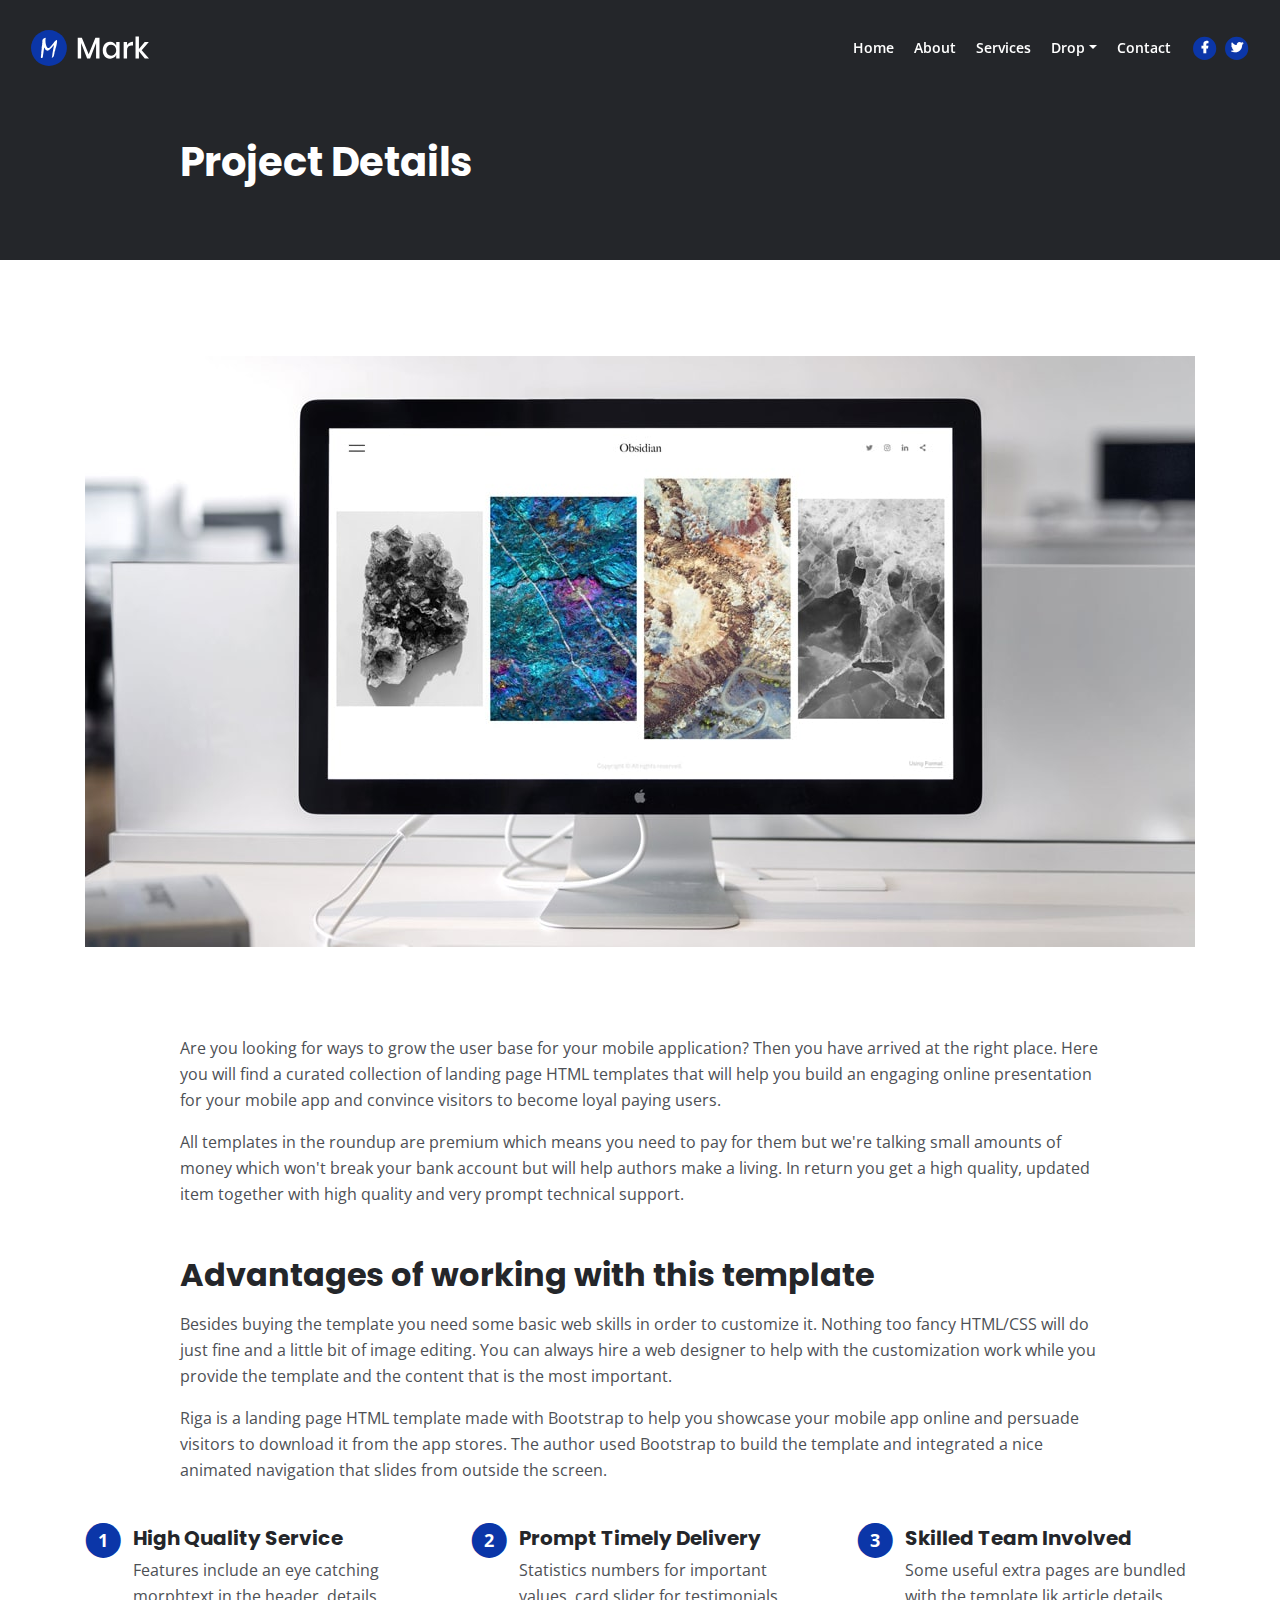
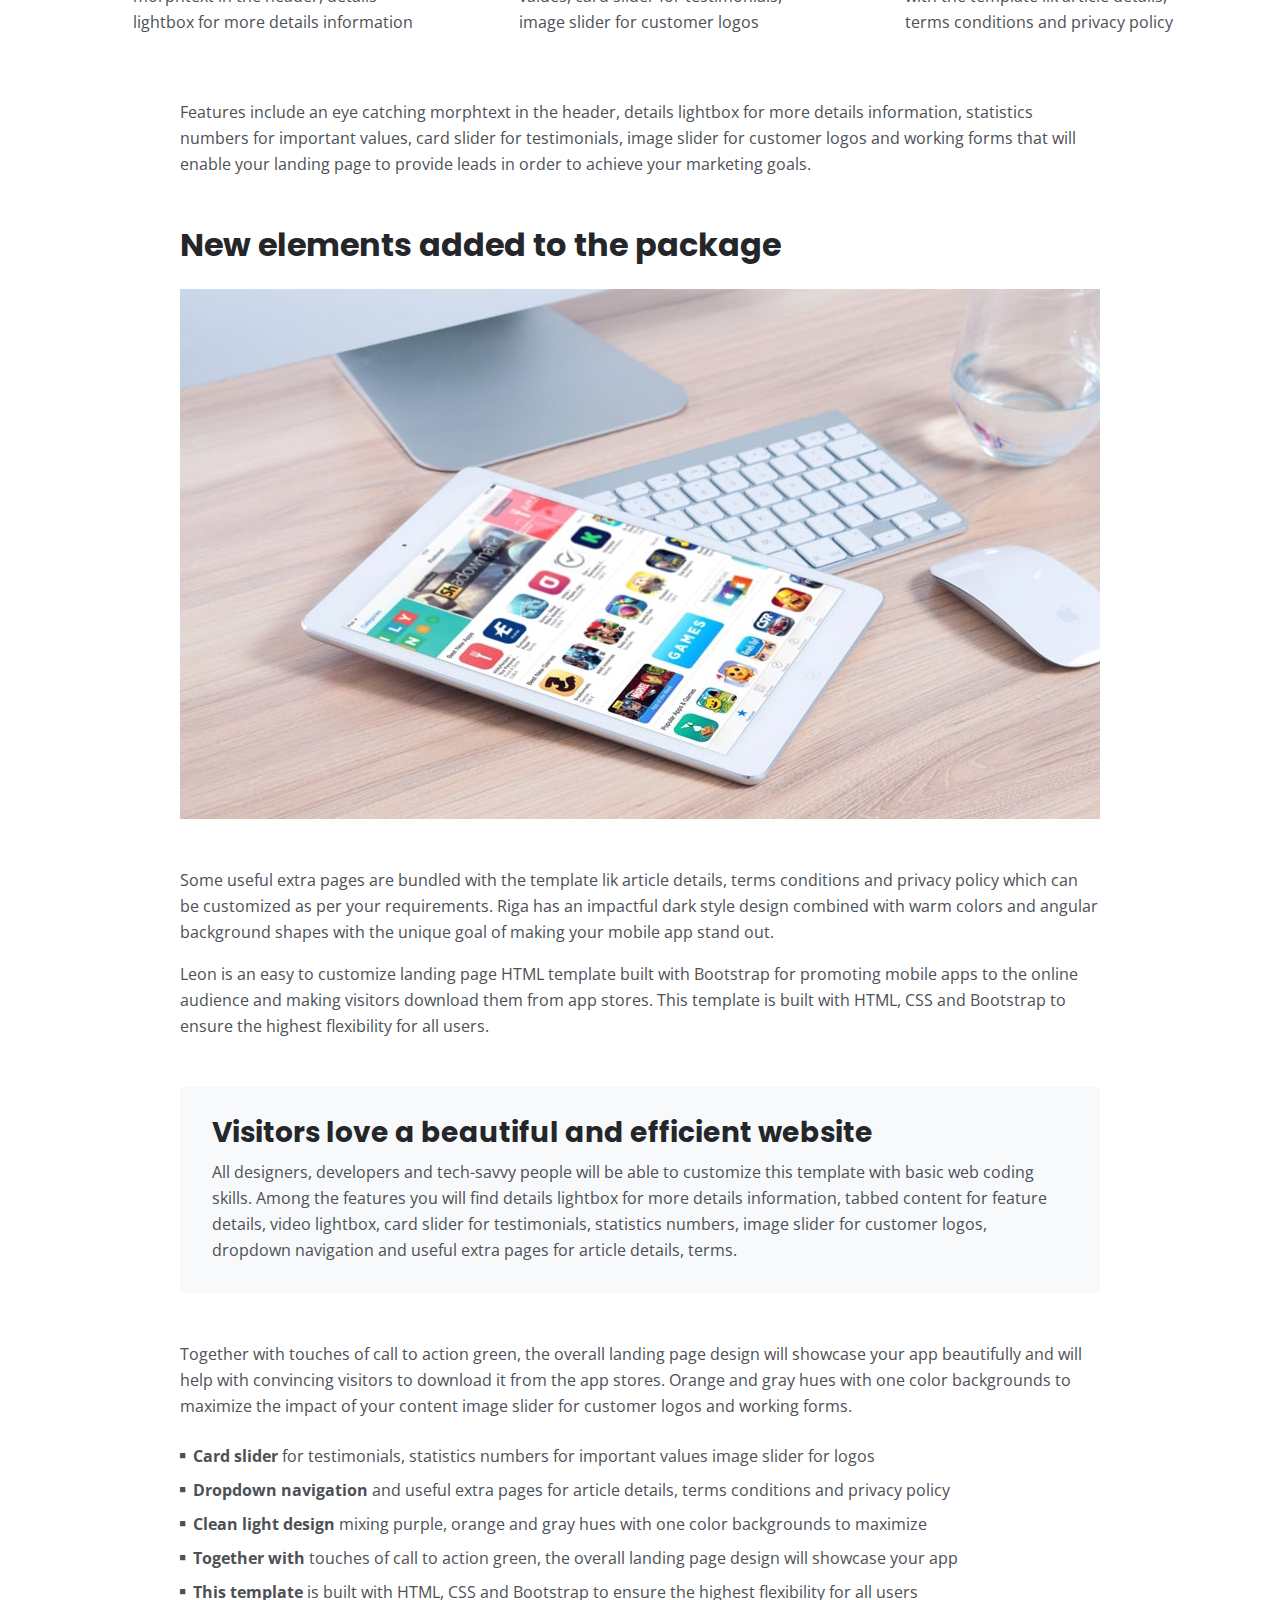
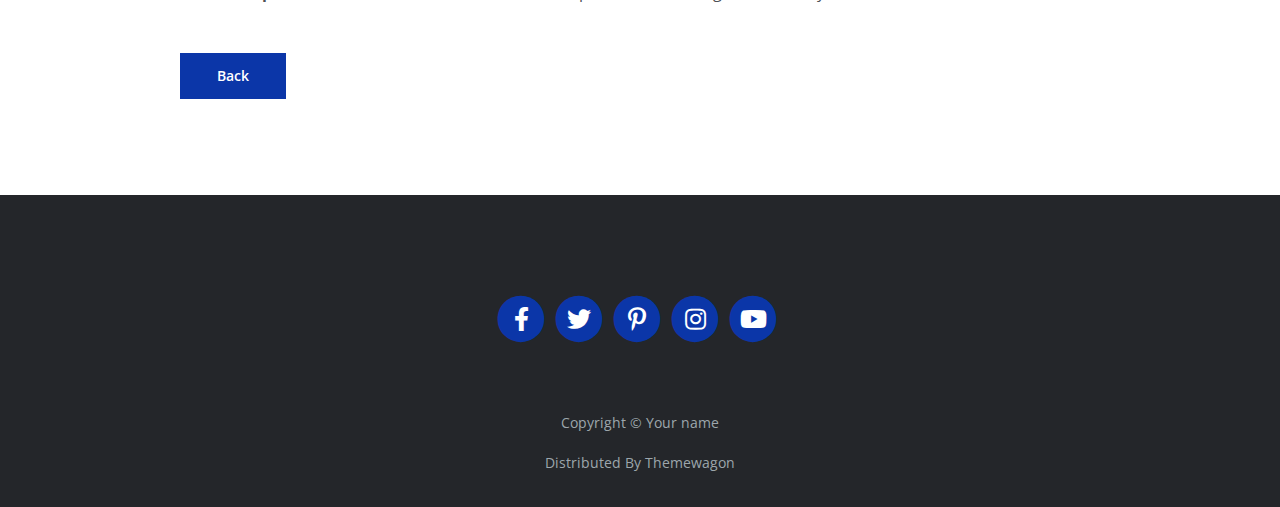
<file: project.html>
<!DOCTYPE html>
<html lang="en">
<head>
    <meta charset="utf-8">
    <meta name="viewport" content="width=device-width, initial-scale=1, shrink-to-fit=no">
    
    <!-- SEO Meta Tags -->
    <meta name="description" content="Your description">
    <meta name="author" content="Your name">

    <!-- OG Meta Tags to improve the way the post looks when you share the page on Facebook, Twitter, LinkedIn -->
	<meta property="og:site_name" content="" /> <!-- website name -->
	<meta property="og:site" content="" /> <!-- website link -->
	<meta property="og:title" content=""/> <!-- title shown in the actual shared post -->
	<meta property="og:description" content="" /> <!-- description shown in the actual shared post -->
	<meta property="og:image" content="" /> <!-- image link, make sure it's jpg -->
	<meta property="og:url" content="" /> <!-- where do you want your post to link to -->
	<meta name="twitter:card" content="summary_large_image"> <!-- to have large image post format in Twitter -->

    <!-- Webpage Title -->
    <title>Project Details - Mark</title>
    
    <!-- Styles -->
    <link rel="preconnect" href="https://fonts.gstatic.com">
    <link href="https://fonts.googleapis.com/css2?family=Open+Sans:ital,wght@0,400;0,600;0,700;1,400&family=Poppins:wght@600&display=swap" rel="stylesheet">
    <link href="css/bootstrap.css" rel="stylesheet">
    <link href="css/fontawesome-all.css" rel="stylesheet">
	<link href="css/styles.css" rel="stylesheet">
	
	<!-- Favicon  -->
    <link rel="icon" href="images/favicon.png">
</head>
<body data-spy="scroll" data-target=".fixed-top">
    
    <!-- Navigation -->
    <nav class="navbar navbar-expand-lg fixed-top navbar-dark">
        <div class="container">
            
            <!-- Image Logo -->
            <a class="navbar-brand logo-image" href="index.html"><img src="images/logo.svg" alt="alternative"></a>  

            <!-- Text Logo - Use this if you don't have a graphic logo -->
            <!-- <a class="navbar-brand logo-text page-scroll" href="index.html">Mark</a> -->

            <button class="navbar-toggler p-0 border-0" type="button" data-toggle="offcanvas">
                <span class="navbar-toggler-icon"></span>
            </button>

            <div class="navbar-collapse offcanvas-collapse" id="navbarsExampleDefault">
                <ul class="navbar-nav ml-auto">
                    <li class="nav-item">
                        <a class="nav-link page-scroll" href="index.html#header">Home <span class="sr-only">(current)</span></a>
                    </li>
                    <li class="nav-item">
                        <a class="nav-link page-scroll" href="index.html#about">About</a>
                    </li>
                    <li class="nav-item">
                        <a class="nav-link page-scroll" href="index.html#services">Services</a>
                    </li>
                    <li class="nav-item dropdown">
                        <a class="nav-link dropdown-toggle" href="#" id="dropdown01" data-toggle="dropdown" aria-haspopup="true" aria-expanded="false">Drop</a>
                        <div class="dropdown-menu" aria-labelledby="dropdown01">
                            <a class="dropdown-item page-scroll" href="project.html">Project Details</a>
                            <div class="dropdown-divider"></div>
                            <a class="dropdown-item page-scroll" href="terms.html">Terms Conditions</a>
                            <div class="dropdown-divider"></div>
                            <a class="dropdown-item page-scroll" href="privacy.html">Privacy Policy</a>
                        </div>
                    </li>
                    <li class="nav-item">
                        <a class="nav-link page-scroll" href="index.html#contact">Contact</a>
                    </li>
                </ul>
                <span class="nav-item social-icons">
                    <span class="fa-stack">
                        <a href="#your-link">
                            <i class="fas fa-circle fa-stack-2x"></i>
                            <i class="fab fa-facebook-f fa-stack-1x"></i>
                        </a>
                    </span>
                    <span class="fa-stack">
                        <a href="#your-link">
                            <i class="fas fa-circle fa-stack-2x"></i>
                            <i class="fab fa-twitter fa-stack-1x"></i>
                        </a>
                    </span>
                </span>
            </div> <!-- end of navbar-collapse -->
        </div> <!-- end of container -->
    </nav> <!-- end of navbar -->
    <!-- end of navigation -->


    <!-- Header -->
    <header class="ex-header">
        <div class="container">
            <div class="row">
                <div class="col-xl-10 offset-xl-1">
                    <h1>Project Details</h1>
                </div> <!-- end of col -->
            </div> <!-- end of row -->
        </div> <!-- end of container -->
    </header> <!-- end of ex-header -->
    <!-- end of header -->


    <!-- Basic -->
    <div class="ex-basic-1 pt-5 pb-5">
        <div class="container">
            <div class="row">
                <div class="col-lg-12">
                    <img class="img-fluid mt-5 mb-3" src="images/project-details-large.jpg" alt="alternative">
                </div> <!-- end of col -->
            </div> <!-- end of row -->
        </div> <!-- end of container -->
    </div> <!-- end of ex-basic-1 -->
    <!-- end of basic -->


    <!-- Basic -->
    <div class="ex-basic-1 pt-4">
        <div class="container">
            <div class="row">
                <div class="col-xl-10 offset-xl-1">
                    <p>Are you looking for ways to grow the user base for your mobile application? Then you have arrived at the right place. Here you will find a curated collection of landing page HTML templates that will help you build an engaging online presentation for your mobile app and convince visitors to become loyal paying users.</p>
                    <p class="mb-5">All templates in the roundup are premium which means you need to pay for them but we're talking small amounts of money which won't break your bank account but will help authors make a living. In return you get a high quality, updated item together with high quality and very prompt technical support.</p>

                    <h2 class="mb-3">Advantages of working with this template</h2>
                    <p>Besides buying the template you need some basic web skills in order to customize it. Nothing too fancy HTML/CSS will do just fine and a little bit of image editing. You can always hire a web designer to help with the customization work while you provide the template and the content that is the most important.</p>
                    <p class="mb-4">Riga is a landing page HTML template made with Bootstrap to help you showcase your mobile app online and persuade visitors to download it from the app stores. The author used Bootstrap to build the template and integrated a nice animated navigation that slides from outside the screen.</p>
                </div> <!-- end of col -->
            </div> <!-- end of row -->
        </div> <!-- end of container -->
    </div> <!-- end of ex-basic-1 -->
    <!-- end of basic -->


    <!-- Cards -->
    <div class="ex-cards-1 pt-3 pb-3">
        <div class="container">
            <div class="row">
                <div class="col-lg-12">
                    
                    <!-- Card -->
                    <div class="card">
                        <ul class="list-unstyled">
                            <li class="media">
                                <span class="fa-stack">
                                    <span class="fas fa-circle fa-stack-2x"></span>
                                    <span class="fa-stack-1x">1</span>
                                </span>
                                <div class="media-body">
                                    <h5>High Quality Service</h5>
                                    <p>Features include an eye catching morphtext in the header, details lightbox for more details information</p>
                                </div>
                            </li>
                        </ul>
                    </div> <!-- end of card -->
                    <!-- end of card -->

                    <!-- Card -->
                    <div class="card">
                        <ul class="list-unstyled">
                            <li class="media">
                                <span class="fa-stack">
                                    <span class="fas fa-circle fa-stack-2x"></span>
                                    <span class="fa-stack-1x">2</span>
                                </span>
                                <div class="media-body">
                                    <h5>Prompt Timely Delivery</h5>
                                    <p>Statistics numbers for important values, card slider for testimonials, image slider for customer logos</p>
                                </div>
                            </li>
                        </ul>
                    </div> <!-- end of card -->
                    <!-- end of card -->

                    <!-- Card -->
                    <div class="card">
                        <ul class="list-unstyled">
                            <li class="media">
                                <span class="fa-stack">
                                    <span class="fas fa-circle fa-stack-2x"></span>
                                    <span class="fa-stack-1x">3</span>
                                </span>
                                <div class="media-body">
                                    <h5>Skilled Team Involved</h5>
                                    <p>Some useful extra pages are bundled with the template lik article details, terms conditions and privacy policy</p>
                                </div>
                            </li>
                        </ul>
                    </div> <!-- end of card -->
                    <!-- end of card -->

                </div> <!-- end of col -->   
            </div> <!-- end of row -->   
        </div> <!-- end of container -->   
    </div> <!-- end of ex-cards-1 -->
    <!-- end of cards -->


    <!-- Basic -->
    <div class="ex-basic-1 pt-3 pb-5">
        <div class="container">
            <div class="row">
                <div class="col-xl-10 offset-xl-1">
                    <p class="mb-5">Features include an eye catching morphtext in the header, details lightbox for more details information, statistics numbers for important values, card slider for testimonials, image slider for customer logos and working forms that will enable your landing page to provide leads in order to achieve your marketing goals.</p>
                    
                    <h2 class="mb-4">New elements added to the package</h2>
                    <img class="img-fluid mb-5" src="images/project-details-small.jpg" alt="alternative">
                    <p>Some useful extra pages are bundled with the template lik article details, terms conditions and privacy policy which can be customized as per your requirements. Riga has an impactful dark style design combined with warm colors and angular background shapes with the unique goal of making your mobile app stand out.</p>
                    <p class="mb-5">Leon is an easy to customize landing page HTML template built with Bootstrap for promoting mobile apps to the online audience and making visitors download them from app stores. This template is built with HTML, CSS and Bootstrap to ensure the highest flexibility for all users.</p>
                    <div class="text-box mb-5">
                        <h3>Visitors love a beautiful and efficient website</h3>
                        <p>All designers, developers and tech-savvy people will be able to customize this template with basic web coding skills. Among the features you will find details lightbox for more details information, tabbed content for feature details, video lightbox, card slider for testimonials, statistics numbers, image slider for customer logos, dropdown navigation and useful extra pages for article details, terms.</p>
                    </div> <!-- end of text-box -->
                    <p class="mb-4">Together with touches of call to action green, the overall landing page design will showcase your app beautifully and will help with convincing visitors to download it from the app stores. Orange and gray hues with one color backgrounds to maximize the impact of your content image slider for customer logos and working forms.</p>
                    <ul class="list-unstyled li-space-lg mb-5">
                        <li class="media">
                            <i class="fas fa-square"></i>
                            <div class="media-body"><strong>Card slider</strong> for testimonials, statistics numbers for important values image slider for logos</div>
                        </li>
                        <li class="media">
                            <i class="fas fa-square"></i>
                            <div class="media-body"><strong>Dropdown navigation</strong> and useful extra pages for article details, terms conditions and privacy policy</div>
                        </li>
                        <li class="media">
                            <i class="fas fa-square"></i>
                            <div class="media-body"><strong>Clean light design</strong> mixing purple, orange and gray hues with one color backgrounds to maximize</div>
                        </li>
                        <li class="media">
                            <i class="fas fa-square"></i>
                            <div class="media-body"><strong>Together with</strong> touches of call to action green, the overall landing page design will showcase your app</div>
                        </li>
                        <li class="media">
                            <i class="fas fa-square"></i>
                            <div class="media-body"><strong>This template</strong> is built with HTML, CSS and Bootstrap to ensure the highest flexibility for all users</div>
                        </li>
                    </ul>

                    <a class="btn-solid-reg mb-5" href="index.html">Back</a>
                </div> <!-- end of col -->
            </div> <!-- end of row -->
        </div> <!-- end of container -->
    </div> <!-- end of ex-basic-1 -->
    <!-- end of basic -->


    <!-- Footer -->
    <div class="footer bg-gray">
        <div class="container">
            <div class="row">
                <div class="col-lg-12">
                    <div class="social-container">
                        <span class="fa-stack">
                            <a href="#your-link">
                                <i class="fas fa-circle fa-stack-2x"></i>
                                <i class="fab fa-facebook-f fa-stack-1x"></i>
                            </a>
                        </span>
                        <span class="fa-stack">
                            <a href="#your-link">
                                <i class="fas fa-circle fa-stack-2x"></i>
                                <i class="fab fa-twitter fa-stack-1x"></i>
                            </a>
                        </span>
                        <span class="fa-stack">
                            <a href="#your-link">
                                <i class="fas fa-circle fa-stack-2x"></i>
                                <i class="fab fa-pinterest-p fa-stack-1x"></i>
                            </a>
                        </span>
                        <span class="fa-stack">
                            <a href="#your-link">
                                <i class="fas fa-circle fa-stack-2x"></i>
                                <i class="fab fa-instagram fa-stack-1x"></i>
                            </a>
                        </span>
                        <span class="fa-stack">
                            <a href="#your-link">
                                <i class="fas fa-circle fa-stack-2x"></i>
                                <i class="fab fa-youtube fa-stack-1x"></i>
                            </a>
                        </span>
                    </div> <!-- end of social-container -->
                </div> <!-- end of col -->
            </div> <!-- end of row -->
        </div> <!-- end of container -->
    </div> <!-- end of footer -->  
    <!-- end of footer -->


    <!-- Copyright -->
    <div class="copyright bg-gray">
        <div class="container">
            <div class="row">
                <div class="col-lg-12">
                    <p class="p-small">Copyright © <a class="no-line" href="#your-link">Your name</a></p>
                </div> <!-- end of col -->
            </div> <!-- enf of row -->
        </div> <!-- end of container -->


        <div class="container">
            <div class="row">
                <div class="col-lg-12">
                    <p class="p-small">Distributed By <a class="no-line" href="https://themewagon.com/">Themewagon</a></p>
                </div> <!-- end of col -->
            </div> <!-- enf of row -->
        </div> <!-- end of container -->
    </div> <!-- end of copyright --> 
    <!-- end of copyright -->
    
    	
    <!-- Scripts -->
    <script src="js/jquery.min.js"></script> <!-- jQuery for Bootstrap's JavaScript plugins -->
    <script src="js/bootstrap.min.js"></script> <!-- Bootstrap framework -->
    <script src="js/jquery.easing.min.js"></script> <!-- jQuery Easing for smooth scrolling between anchors -->
    <script src="js/scripts.js"></script> <!-- Custom scripts -->
</body>
</html>
</file>
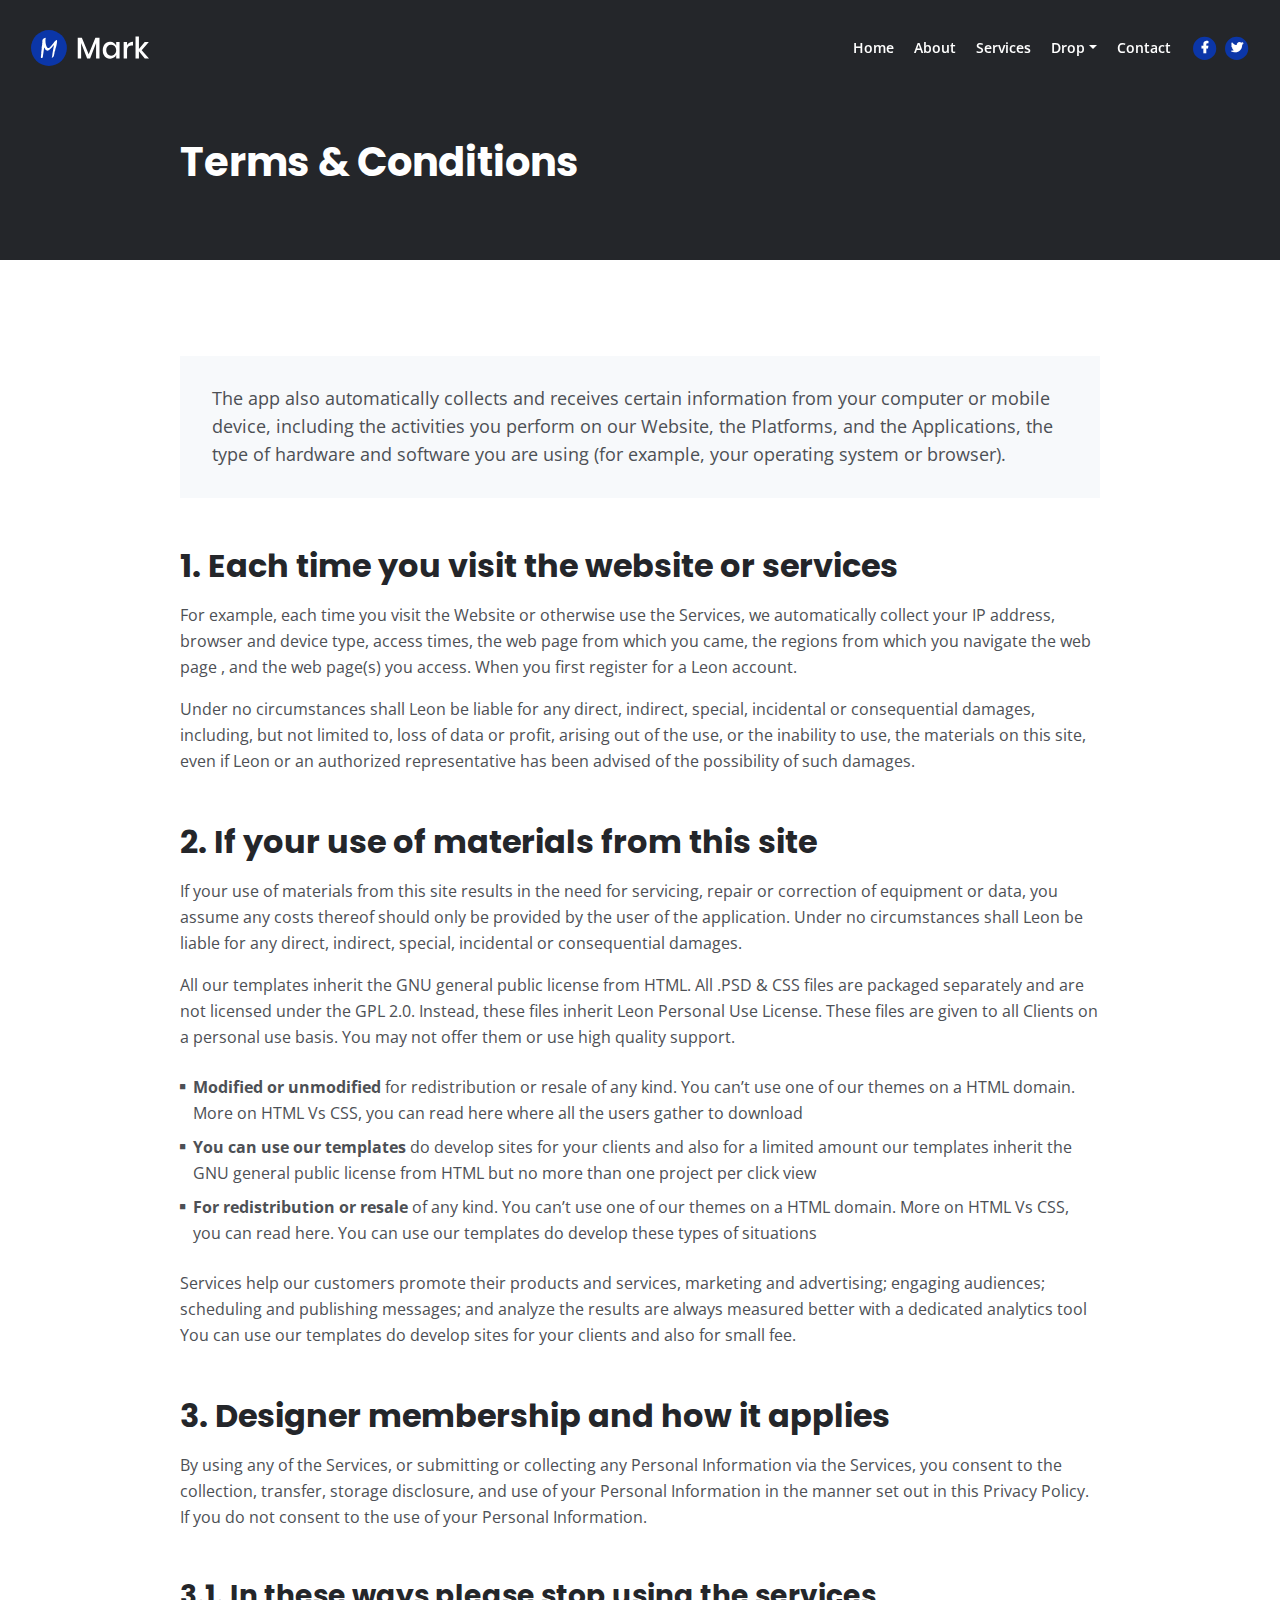
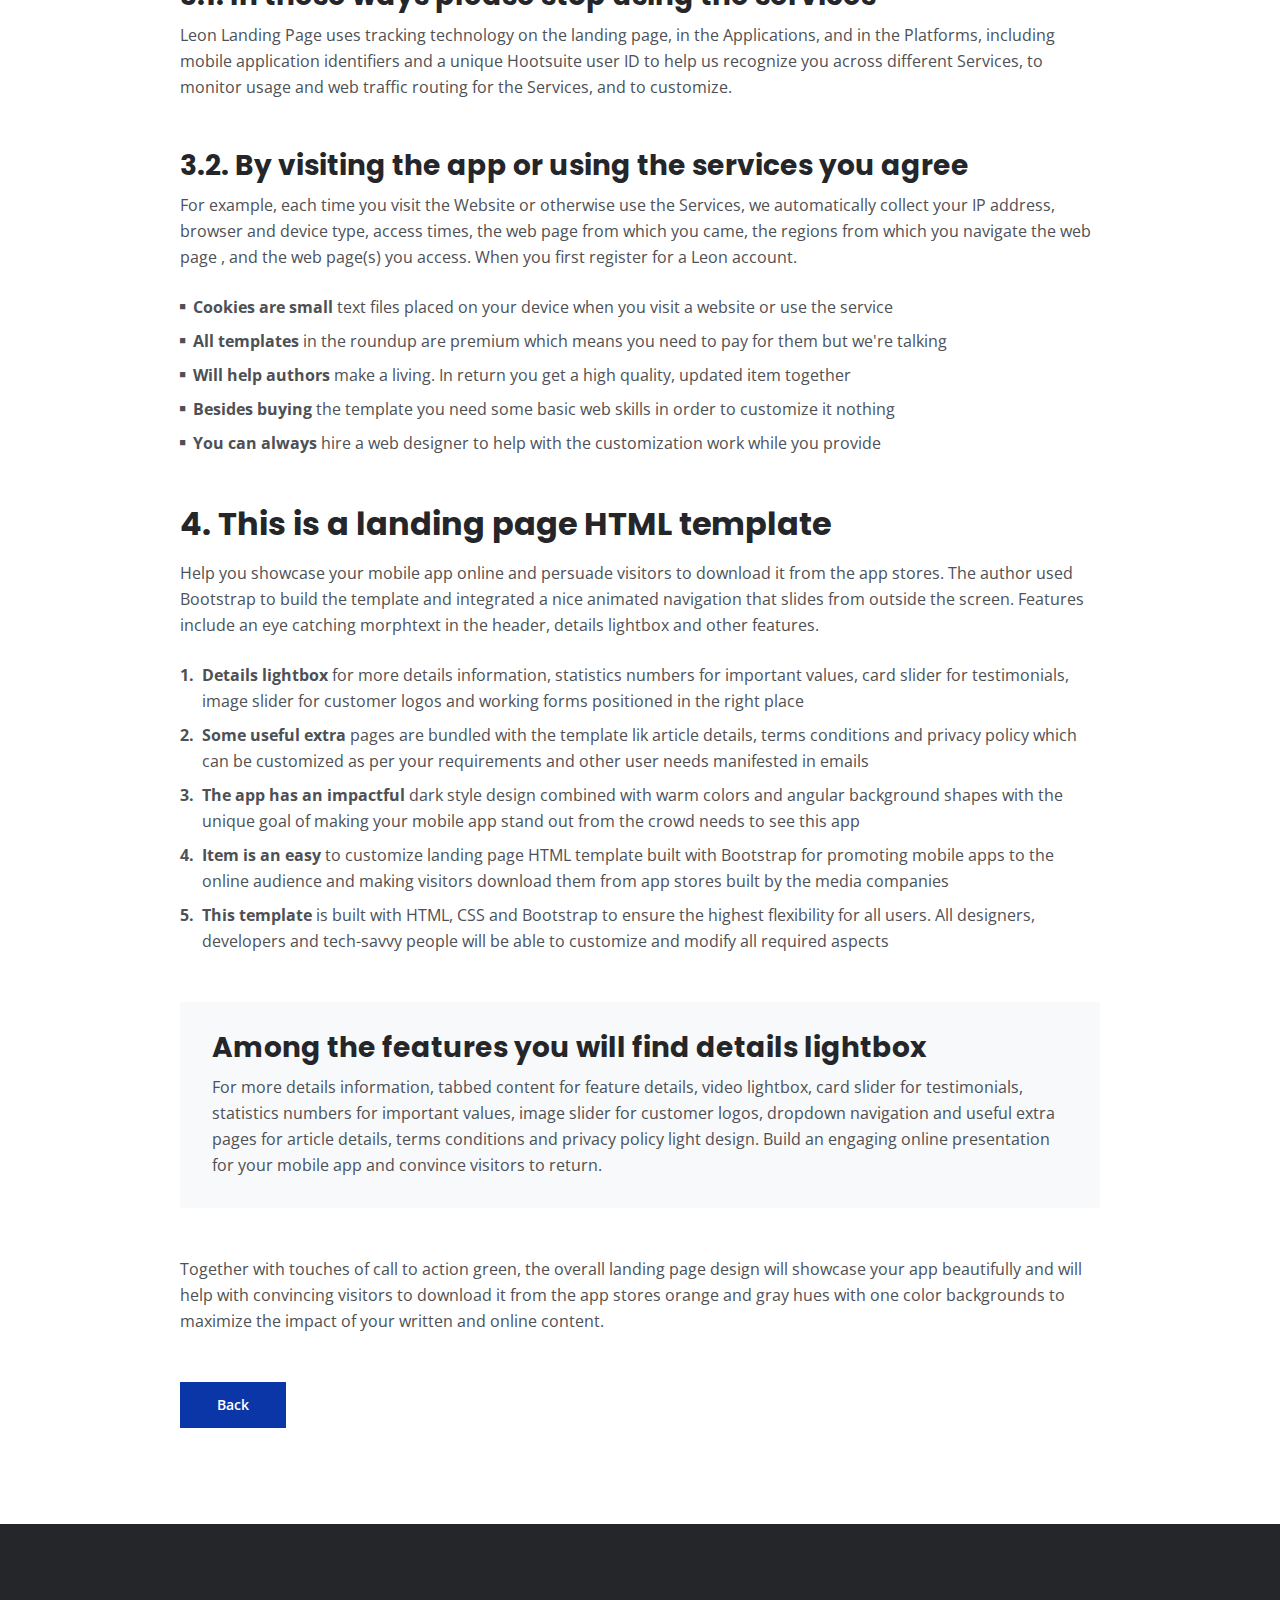
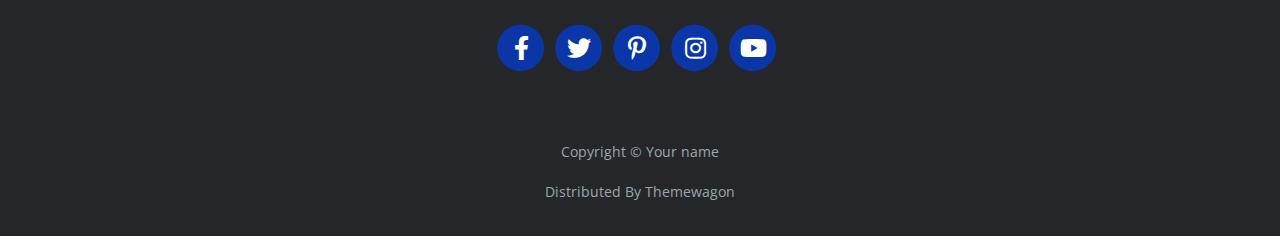
<file: terms.html>
<!DOCTYPE html>
<html lang="en">
<head>
    <meta charset="utf-8">
    <meta name="viewport" content="width=device-width, initial-scale=1, shrink-to-fit=no">
    
    <!-- SEO Meta Tags -->
    <meta name="description" content="Your description">
    <meta name="author" content="Your name">

    <!-- OG Meta Tags to improve the way the post looks when you share the page on Facebook, Twitter, LinkedIn -->
	<meta property="og:site_name" content="" /> <!-- website name -->
	<meta property="og:site" content="" /> <!-- website link -->
	<meta property="og:title" content=""/> <!-- title shown in the actual shared post -->
	<meta property="og:description" content="" /> <!-- description shown in the actual shared post -->
	<meta property="og:image" content="" /> <!-- image link, make sure it's jpg -->
	<meta property="og:url" content="" /> <!-- where do you want your post to link to -->
	<meta name="twitter:card" content="summary_large_image"> <!-- to have large image post format in Twitter -->

    <!-- Webpage Title -->
    <title>Terms & Conditions - Mark</title>
    
    <!-- Styles -->
    <link rel="preconnect" href="https://fonts.gstatic.com">
    <link href="https://fonts.googleapis.com/css2?family=Open+Sans:ital,wght@0,400;0,600;0,700;1,400&family=Poppins:wght@600&display=swap" rel="stylesheet">
    <link href="css/bootstrap.css" rel="stylesheet">
    <link href="css/fontawesome-all.css" rel="stylesheet">
	<link href="css/styles.css" rel="stylesheet">
	
	<!-- Favicon  -->
    <link rel="icon" href="images/favicon.png">
</head>
<body data-spy="scroll" data-target=".fixed-top">
    
    <!-- Navigation -->
    <nav class="navbar navbar-expand-lg fixed-top navbar-dark">
        <div class="container">
            
            <!-- Image Logo -->
            <a class="navbar-brand logo-image" href="index.html"><img src="images/logo.svg" alt="alternative"></a>  

            <!-- Text Logo - Use this if you don't have a graphic logo -->
            <!-- <a class="navbar-brand logo-text page-scroll" href="index.html">Mark</a> -->

            <button class="navbar-toggler p-0 border-0" type="button" data-toggle="offcanvas">
                <span class="navbar-toggler-icon"></span>
            </button>

            <div class="navbar-collapse offcanvas-collapse" id="navbarsExampleDefault">
                <ul class="navbar-nav ml-auto">
                    <li class="nav-item">
                        <a class="nav-link page-scroll" href="index.html#header">Home <span class="sr-only">(current)</span></a>
                    </li>
                    <li class="nav-item">
                        <a class="nav-link page-scroll" href="index.html#about">About</a>
                    </li>
                    <li class="nav-item">
                        <a class="nav-link page-scroll" href="index.html#services">Services</a>
                    </li>
                    <li class="nav-item dropdown">
                        <a class="nav-link dropdown-toggle" href="#" id="dropdown01" data-toggle="dropdown" aria-haspopup="true" aria-expanded="false">Drop</a>
                        <div class="dropdown-menu" aria-labelledby="dropdown01">
                            <a class="dropdown-item page-scroll" href="project.html">Project Details</a>
                            <div class="dropdown-divider"></div>
                            <a class="dropdown-item page-scroll" href="terms.html">Terms Conditions</a>
                            <div class="dropdown-divider"></div>
                            <a class="dropdown-item page-scroll" href="privacy.html">Privacy Policy</a>
                        </div>
                    </li>
                    <li class="nav-item">
                        <a class="nav-link page-scroll" href="index.html#contact">Contact</a>
                    </li>
                </ul>
                <span class="nav-item social-icons">
                    <span class="fa-stack">
                        <a href="#your-link">
                            <i class="fas fa-circle fa-stack-2x"></i>
                            <i class="fab fa-facebook-f fa-stack-1x"></i>
                        </a>
                    </span>
                    <span class="fa-stack">
                        <a href="#your-link">
                            <i class="fas fa-circle fa-stack-2x"></i>
                            <i class="fab fa-twitter fa-stack-1x"></i>
                        </a>
                    </span>
                </span>
            </div> <!-- end of navbar-collapse -->
        </div> <!-- end of container -->
    </nav> <!-- end of navbar -->
    <!-- end of navigation -->


    <!-- Header -->
    <header class="ex-header">
        <div class="container">
            <div class="row">
                <div class="col-xl-10 offset-xl-1">
                    <h1>Terms & Conditions</h1>
                </div> <!-- end of col -->
            </div> <!-- end of row -->
        </div> <!-- end of container -->
    </header> <!-- end of ex-header -->
    <!-- end of header -->


    <!-- Basic -->
    <div class="ex-basic-1 pt-5 pb-5">
        <div class="container">
            <div class="row">
                <div class="col-xl-10 offset-xl-1">
                    <div class="text-box mt-5 mb-5">
                        <p class="p-large">The app also automatically collects and receives certain information from your computer or mobile device, including the activities you perform on our Website, the Platforms, and the Applications, the type of hardware and software you are using (for example, your operating system or browser).</p>
                    </div> <!-- end of text-box -->

                    <h2 class="mb-3">1. Each time you visit the website or services</h2>
                    <p>For example, each time you visit the Website or otherwise use the Services, we automatically collect your IP address, browser and device type, access times, the web page from which you came, the regions from which you navigate the web page , and the web page(s) you access. When you first register for a Leon account.</p>
                    <p class="mb-5">Under no circumstances shall Leon be liable for any direct, indirect, special, incidental or consequential damages, including, but not limited to, loss of data or profit, arising out of the use, or the inability to use, the materials on this site, even if Leon or an authorized representative has been advised of the possibility of such damages.</p>

                    <h2 class="mb-3">2. If your use of materials from this site</h2>
                    <p>If your use of materials from this site results in the need for servicing, repair or correction of equipment or data, you assume any costs thereof should only be provided by the user of the application. Under no circumstances shall Leon be liable for any direct, indirect, special, incidental or consequential damages.</p>
                    <p class="mb-4">All our templates inherit the GNU general public license from HTML. All .PSD & CSS files are packaged separately and are not licensed under the GPL 2.0. Instead, these files inherit Leon Personal Use License. These files are given to all Clients on a personal use basis. You may not offer them or use high quality support.</p>
                    <ul class="list-unstyled li-space-lg mb-4">
                        <li class="media">
                            <i class="fas fa-square"></i>
                            <div class="media-body"><strong>Modified or unmodified</strong> for redistribution or resale of any kind. You can’t use one of our themes on a HTML domain. More on HTML Vs CSS, you can read here where all the users gather to download</div>
                        </li>
                        <li class="media">
                            <i class="fas fa-square"></i>
                            <div class="media-body"><strong>You can use our templates</strong>  do develop sites for your clients and also for a limited amount our templates inherit the GNU general public license from HTML but no more than one project per click view</div>
                        </li>
                        <li class="media">
                            <i class="fas fa-square"></i>
                            <div class="media-body"><strong>For redistribution or resale</strong> of any kind. You can’t use one of our themes on a HTML domain. More on HTML Vs CSS, you can read here. You can use our templates do develop these types of situations</div>
                        </li>
                    </ul>
                    <p class="mb-5">Services help our customers promote their products and services, marketing and advertising; engaging audiences; scheduling and publishing messages; and analyze the results are always measured better with a dedicated analytics tool You can use our templates do develop sites for your clients and also for small fee.</p>

                    <h2 class="mb-3">3. Designer membership and how it applies</h2>
                    <p class="mb-5">By using any of the Services, or submitting or collecting any Personal Information via the Services, you consent to the collection, transfer, storage disclosure, and use of your Personal Information in the manner set out in this Privacy Policy. If you do not consent to the use of your Personal Information.</p>
                    <h3>3.1. In these ways please stop using the services</h3>
                    <p class="mb-5">Leon Landing Page uses tracking technology on the landing page, in the Applications, and in the Platforms, including mobile application identifiers and a unique Hootsuite user ID to help us recognize you across different Services, to monitor usage and web traffic routing for the Services, and to customize.</p>
                    <h3>3.2. By visiting the app or using the services you agree</h3>
                    <p class="mb-4">For example, each time you visit the Website or otherwise use the Services, we automatically collect your IP address, browser and device type, access times, the web page from which you came, the regions from which you navigate the web page , and the web page(s) you access. When you first register for a Leon account.</p>
                    <ul class="list-unstyled li-space-lg mb-5">
                        <li class="media">
                            <i class="fas fa-square"></i>
                            <div class="media-body"><strong>Cookies are small</strong> text files placed on your device when you visit a website or use the service</div>
                        </li>
                        <li class="media">
                            <i class="fas fa-square"></i>
                            <div class="media-body"><strong>All templates</strong> in the roundup are premium which means you need to pay for them but we're talking</div>
                        </li>
                        <li class="media">
                            <i class="fas fa-square"></i>
                            <div class="media-body"><strong>Will help authors </strong> make a living. In return you get a high quality, updated item together</div>
                        </li>
                        <li class="media">
                            <i class="fas fa-square"></i>
                            <div class="media-body"><strong>Besides buying</strong> the template you need some basic web skills in order to customize it nothing</div>
                        </li>
                        <li class="media">
                            <i class="fas fa-square"></i>
                            <div class="media-body"><strong>You can always</strong> hire a web designer to help with the customization work while you provide</div>
                        </li>
                    </ul>
                    
                    <h2 class="mb-3">4. This is a landing page HTML template</h2>
                    <p class="mb-4">Help you showcase your mobile app online and persuade visitors to download it from the app stores. The author used Bootstrap to build the template and integrated a nice animated navigation that slides from outside the screen. Features include an eye catching morphtext in the header, details lightbox and other features.</p>
                    <ul class="list-unstyled li-space-lg mb-5">
                        <li class="media">
                            <strong>1.</strong>
                            <div class="media-body"><strong>Details lightbox</strong> for more details information, statistics numbers for important values, card slider for testimonials, image slider for customer logos and working forms positioned in the right place</div>
                        </li>
                        <li class="media">
                            <strong>2.</strong>
                            <div class="media-body"><strong>Some useful extra</strong> pages are bundled with the template lik article details, terms conditions and privacy policy which can be customized as per your requirements and other user needs manifested in emails</div>
                        </li>
                        <li class="media">
                            <strong>3.</strong>
                            <div class="media-body"><strong>The app has an impactful</strong> dark style design combined with warm colors and angular background shapes with the unique goal of making your mobile app stand out from the crowd needs to see this app</div>
                        </li>
                        <li class="media">
                            <strong>4.</strong>
                            <div class="media-body"><strong>Item is an easy</strong> to customize landing page HTML template built with Bootstrap for promoting mobile apps to the online audience and making visitors download them from app stores built by the media companies</div>
                        </li>
                        <li class="media">
                            <strong>5.</strong>
                            <div class="media-body"><strong>This template</strong> is built with HTML, CSS and Bootstrap to ensure the highest flexibility for all users. All designers, developers and tech-savvy people will be able to customize and modify all required aspects</div>
                        </li>
                    </ul>
                    
                    <div class="text-box mb-5">
                        <h3>Among the features you will find details lightbox</h3>
                        <p>For more details information, tabbed content for feature details, video lightbox, card slider for testimonials, statistics numbers for important values, image slider for customer logos, dropdown navigation and useful extra pages for article details, terms conditions and privacy policy light design. Build an engaging online presentation for your mobile app and convince visitors to return.</p>
                    </div> <!-- end of text-box -->
                    <p class="mb-5">Together with touches of call to action green, the overall landing page design will showcase your app beautifully and will help with convincing visitors to download it from the app stores orange and gray hues with one color backgrounds to maximize the impact of your written and online content.</p>
                    
                    <a class="btn-solid-reg mb-5" href="index.html">Back</a>
                </div> <!-- end of col -->
            </div> <!-- end of row -->
        </div> <!-- end of container -->
    </div> <!-- end of ex-basic-1 -->
    <!-- end of basic -->


    <!-- Footer -->
    <div class="footer bg-gray">
        <div class="container">
            <div class="row">
                <div class="col-lg-12">
                    <div class="social-container">
                        <span class="fa-stack">
                            <a href="#your-link">
                                <i class="fas fa-circle fa-stack-2x"></i>
                                <i class="fab fa-facebook-f fa-stack-1x"></i>
                            </a>
                        </span>
                        <span class="fa-stack">
                            <a href="#your-link">
                                <i class="fas fa-circle fa-stack-2x"></i>
                                <i class="fab fa-twitter fa-stack-1x"></i>
                            </a>
                        </span>
                        <span class="fa-stack">
                            <a href="#your-link">
                                <i class="fas fa-circle fa-stack-2x"></i>
                                <i class="fab fa-pinterest-p fa-stack-1x"></i>
                            </a>
                        </span>
                        <span class="fa-stack">
                            <a href="#your-link">
                                <i class="fas fa-circle fa-stack-2x"></i>
                                <i class="fab fa-instagram fa-stack-1x"></i>
                            </a>
                        </span>
                        <span class="fa-stack">
                            <a href="#your-link">
                                <i class="fas fa-circle fa-stack-2x"></i>
                                <i class="fab fa-youtube fa-stack-1x"></i>
                            </a>
                        </span>
                    </div> <!-- end of social-container -->
                </div> <!-- end of col -->
            </div> <!-- end of row -->
        </div> <!-- end of container -->
    </div> <!-- end of footer -->  
    <!-- end of footer -->


    <!-- Copyright -->
    <div class="copyright bg-gray">
        <div class="container">
            <div class="row">
                <div class="col-lg-12">
                    <p class="p-small">Copyright © <a class="no-line" href="#your-link">Your name</a></p>
                </div> <!-- end of col -->
            </div> <!-- enf of row -->
        </div> <!-- end of container -->

        <div class="container">
            <div class="row">
                <div class="col-lg-12">
                    <p class="p-small">Distributed By <a class="no-line" href="https://themewagon.com/">Themewagon</a></p>
                </div> <!-- end of col -->
            </div> <!-- enf of row -->
        </div> <!-- end of container -->
    </div> <!-- end of copyright --> 
    <!-- end of copyright -->
    
    	
    <!-- Scripts -->
    <script src="js/jquery.min.js"></script> <!-- jQuery for Bootstrap's JavaScript plugins -->
    <script src="js/bootstrap.min.js"></script> <!-- Bootstrap framework -->
    <script src="js/jquery.easing.min.js"></script> <!-- jQuery Easing for smooth scrolling between anchors -->
    <script src="js/scripts.js"></script> <!-- Custom scripts -->
</body>
</html>
</file>
<file: css/styles.css>
/* Description: Master CSS file */

/*****************************************
Table Of Contents:
- General Styles
- Navigation
- Header
- About
- Services
- Details
- Projects
- Works
- Testimonials
- Questions
- Contact
- Footer 
- Copyright
- Back To Top Button
- Extra Pages
- Media Queries
******************************************/

/*****************************************
Colors:
- Backgrounds, navbar - black #24262a
- Backgrounds - light gray #f7f9fb
- Buttons, icons - blue #0b36a8
- Headings text - black #24262a
- Body text - dark gray #4d5055
******************************************/


/**************************/
/*     General Styles     */
/**************************/
body,
html {
    width: 100%;
	height: 100%;
}

body, p {
	color: #4d5055; 
	font: 400 1rem/1.625rem "Open Sans", sans-serif;
}

h1 {
	color: #24262a;
	font-weight: 700;
	font-size: 2.5rem;
	line-height: 3.25rem;
	font-family: "Poppins"
}

h2 {
	color: #24262a;
	font-weight: 700;
	font-size: 2rem;
	line-height: 2.5rem;
	font-family: "Poppins"
}

h3 {
	color: #24262a;
	font-weight: 700;
	font-size: 1.75rem;
	line-height: 2.25rem;
	font-family: "Poppins"
}

h4 {
	color: #24262a;
	font-weight: 700;
	font-size: 1.5rem;
	line-height: 2rem;
	font-family: "Poppins"
}

h5 {
	color: #24262a;
	font-weight: 700;
	font-size: 1.25rem;
	line-height: 1.625rem;
	font-family: "Poppins"
}

h6 {
	color: #24262a;
	font-weight: 700;
	font-size: 1rem;
	line-height: 1.375rem;
	font-family: "Poppins"
}

.p-large {
	font-size: 1.125rem;
	line-height: 1.75rem;
}

.p-small {
	font-size: 0.875rem;
	line-height: 1.5rem;
}

.testimonial-text {
	font-style: italic;
}

.testimonial-author {
	font-weight: 700;
	font-size: 1rem;
	line-height: 1.5rem;
}

.li-space-lg li {
	margin-bottom: 0.5rem;
}

a {
	color: #4d5055;
	text-decoration: underline;
}

a:hover {
	color: #4d5055;
	text-decoration: underline;
}

.no-line {
	text-decoration: none;
}

.no-line:hover {
	text-decoration: none;
}

.blue {
	color: #2259ec;
}

.bg-gray {
	background-color: #f7f9fb;
}

.section-divider {
	display: block;
	height: 1px;
	margin: 0;
	border: none;
	background-color: #d3dae2;
}

.btn-solid-reg {
	display: inline-block;
	padding: 1.375rem 2.25rem 1.375rem 2.25rem;
	border: 1px solid #0b36a8;
	background-color: #0b36a8;
	color: #ffffff;
	font-weight: 600;
	font-size: 0.875rem;
	line-height: 0;
	text-decoration: none;
	transition: all 0.2s;
}

.btn-solid-reg:hover {
	background-color: transparent;
	color: #0b36a8; /* needs to stay here because of the color property of a tag */
	text-decoration: none;
}

.btn-solid-lg {
	display: inline-block;
	padding: 1.625rem 2.625rem 1.625rem 2.625rem;
	border: 1px solid #0b36a8;
	background-color: #0b36a8;
	color: #ffffff;
	font-weight: 600;
	font-size: 0.875rem;
	line-height: 0;
	text-decoration: none;
	transition: all 0.2s;
}

.btn-solid-lg:hover {
	background-color: transparent;
	color: #0b36a8; /* needs to stay here because of the color property of a tag */
	text-decoration: none;
}

.btn-outline-reg {
	display: inline-block;
	padding: 1.375rem 2.25rem 1.375rem 2.25rem;
	border: 1px solid #24262a;
	background-color: transparent;
	color: #24262a;
	font-weight: 600;
	font-size: 0.875rem;
	line-height: 0;
	text-decoration: none;
	transition: all 0.2s;
}

.btn-outline-reg:hover {
	background-color: #24262a;
	color: #ffffff;
	text-decoration: none;
}

.btn-outline-lg {
	display: inline-block;
	padding: 1.625rem 2.625rem 1.625rem 2.625rem;
	border: 1px solid #24262a;
	background-color: transparent;
	color: #24262a;
	font-weight: 600;
	font-size: 0.875rem;
	line-height: 0;
	text-decoration: none;
	transition: all 0.2s;
}

.btn-outline-lg:hover {
	background-color: #24262a;
	color: #ffffff;
	text-decoration: none;
}

.btn-outline-sm {
	display: inline-block;
	padding: 1rem 1.5rem 1rem 1.5rem;
	border: 1px solid #24262a;
	background-color: transparent;
	color: #24262a;
	font-weight: 600;
	font-size: 0.875rem;
	line-height: 0;
	text-decoration: none;
	transition: all 0.2s;
}

.btn-outline-sm:hover {
	background-color: #24262a;
	color: #ffffff;
	text-decoration: none;
}

.form-group {
	position: relative;
	margin-bottom: 1.25rem;
}

.label-control {
	position: absolute;
	top: 0.875rem;
	left: 1.5rem;
	color: #7d838a;
	opacity: 1;
	font-size: 0.875rem;
	line-height: 1.375rem;
	cursor: text;
	transition: all 0.2s ease;
}

.form-control-input:focus + .label-control,
.form-control-input.notEmpty + .label-control,
.form-control-textarea:focus + .label-control,
.form-control-textarea.notEmpty + .label-control {
	top: 0.125rem;
	color: #4d5055;
	opacity: 1;
	font-size: 0.75rem;
	font-weight: 700;
}

.form-control-input,
.form-control-select {
	display: block; /* needed for proper display of the label in Firefox, IE, Edge */
	width: 100%;
	padding-top: 1.125rem;
	padding-bottom: 0.125rem;
	padding-left: 1.5rem;
	border: 1px solid #cbcbd1;
	background-color: #ffffff;
	color: #4d5055;
	font-size: 0.875rem;
	line-height: 1.875rem;
	transition: all 0.2s;
	-webkit-appearance: none; /* removes inner shadow on form inputs on ios safari */
}

.form-control-select {
	padding-top: 0.5rem;
	padding-bottom: 0.5rem;
	height: 3.25rem;
	color: #7d838a;
}

select {
    /* you should keep these first rules in place to maintain cross-browser behavior */
    -webkit-appearance: none;
	-moz-appearance: none;
	-ms-appearance: none;
    -o-appearance: none;
    appearance: none;
    background-image: url('../images/down-arrow.png');
    background-position: 96% 50%;
    background-repeat: no-repeat;
    outline: none;
}

.form-control-textarea {
	display: block; /* used to eliminate a bottom gap difference between Chrome and IE/FF */
	width: 100%;
	height: 14rem; /* used instead of html rows to normalize height between Chrome and IE/FF */
	padding-top: 1.5rem;
	padding-left: 1.3125rem;
	border: 1px solid #cbcbd1;
	background-color: #ffffff;
	color: #4d5055;
	font-size: 0.875rem;
	line-height: 1.5rem;
	transition: all 0.2s;
}

.form-control-input:focus,
.form-control-select:focus,
.form-control-textarea:focus {
	border: 1px solid #a1a1a1;
	outline: none; /* Removes blue border on focus */
}

.form-control-input:hover,
.form-control-select:hover,
.form-control-textarea:hover {
	border: 1px solid #a1a1a1;
}

.checkbox {
	font-size: 0.75rem;
	line-height: 1.25rem;
}

input[type='checkbox'] {
	vertical-align: -10%;
	margin-right: 0.5rem;
}

.form-control-submit-button {
	display: inline-block;
	width: 100%;
	height: 3.25rem;
	border: 1px solid #0b36a8;
	border-radius: 32px;
	background-color: #0b36a8;
	color: #ffffff;
	font-weight: 600;
	font-size: 0.875rem;
	line-height: 0;
	cursor: pointer;
	transition: all 0.2s;
}

.form-control-submit-button:hover {
	border: 1px solid #24262a;
	background-color: transparent;
	color: #24262a;
}


/**********************/
/*     Navigation     */
/**********************/
.navbar {
	background-color: #24262a;
	font-weight: 600;
	font-size: 0.875rem;
	line-height: 0.875rem;
	box-shadow: 0 1px 6px 0 rgba(0, 0, 0, 0.025);
}

.navbar .navbar-brand {
	padding-top: 0.125rem;
	padding-bottom: 0.125rem;
}

.navbar .logo-image img {
    width: 118px;
	height: 36px;
}

.navbar .logo-text {
	color: #ffffff;
	font-weight: 700;
	font-size: 1.875rem;
	line-height: 1rem;
	text-decoration: none;
}

.offcanvas-collapse {
	position: fixed;
	top: 3.25rem; /* adjusts the height between the top of the page and the offcanvas menu */
	bottom: 0;
	left: 100%;
	width: 100%;
	padding-right: 1rem;
	padding-left: 1rem;
	overflow-y: auto;
	visibility: hidden;
	background-color: #24262a;
	transition: visibility .3s ease-in-out, -webkit-transform .3s ease-in-out;
	transition: transform .3s ease-in-out, visibility .3s ease-in-out;
	transition: transform .3s ease-in-out, visibility .3s ease-in-out, -webkit-transform .3s ease-in-out;
}

.offcanvas-collapse.open {
	visibility: visible;
	-webkit-transform: translateX(-100%);
	transform: translateX(-100%);
}

.navbar .navbar-nav {
	margin-top: 0.75rem;
	margin-bottom: 0.5rem;
}

.navbar .nav-item .nav-link {
	padding-top: 0.625rem;
	padding-bottom: 0.625rem;
	color: #ffffff;
	text-decoration: none;
	transition: all 0.2s ease;
}

.navbar .nav-item.dropdown.show .nav-link,
.navbar .nav-item .nav-link:hover,
.navbar .nav-item .nav-link.active {
	color: #9c9ead;
}

/* Dropdown Menu */
.navbar .dropdown .dropdown-menu {
	animation: fadeDropdown 0.2s; /* required for the fade animation */
}

@keyframes fadeDropdown {
    0% {
        opacity: 0;
    }

    100% {
        opacity: 1;
	}
}

.navbar .dropdown-menu {
	margin-top: 0.5rem;
	margin-bottom: 0.5rem;
	border: none;
	background-color: #24262a;
}

.navbar .dropdown-item {
	padding-top: 0.5rem;
	padding-bottom: 0.5rem;
	color: #ffffff;
	font-weight: 600;
	font-size: 0.875rem;
	line-height: 0.875rem;
	text-decoration: none;
}

.navbar .dropdown-item:hover {
	background-color: #24262a;
	color: #9c9ead;
}

.navbar .dropdown-divider {
	width: 100%;
	height: 1px;
	margin: 0.5rem auto 0.5rem auto;
	border: none;
	background-color: #505050;
}
/* end of dropdown menu */

.navbar .fa-stack {
	width: 2em;
	margin-right: 0.25rem;
	font-size: 0.75rem;
}

.navbar .fa-stack-2x {
	color: #0b36a8;
	transition: all 0.2s ease;
}

.navbar .fa-stack-1x {
	color: #ffffff;
	transition: all 0.2s ease;
}

.navbar .fa-stack:hover .fa-stack-2x {
	color: #ffffff;
}

.navbar .fa-stack:hover .fa-stack-1x {
	color: #0b36a8;
}

.navbar .navbar-toggler {
	padding: 0;
	border: none;
	font-size: 1.25rem;
}


/******************/
/*     Header     */
/******************/
.header {
	padding-top: 7rem;
	padding-bottom: 5.5rem;
	background: linear-gradient(rgba(0, 0, 0, 0.1), rgba(0, 0, 0, 0.1)), url('../images/header-background.jpeg') center center no-repeat;
	background-size: cover;
	text-align: center;
}



.header .h1-large {
	margin-bottom: 1.75rem;
	color: #ffffff;
}

.header .btn-solid-lg:hover {
	border: 1px solid #ffffff;
	color: #ffffff;
}

.header .btn-outline-lg {
	padding: 1.625rem 1.625rem 1.625rem 1.625rem;
	border: none;
	color: #ffffff;
}

.header .btn-outline-lg:hover {
	background: transparent;
	color: #9c9ead;
	text-decoration: none;
}

.header .btn-outline-lg .fas {
	margin-right: 0.375rem;
}


/*****************/
/*     About     */
/*****************/
.basic-1 {
	padding-top: 7.75rem;
	padding-bottom: 5.25rem;
}

.basic-1 .text-container {
	margin-bottom: 3rem;
}

.basic-1 .time {
	margin-bottom: 0.5rem;
	color: #0b36a8;
	font-weight: 600;
	font-size: 0.875rem;
	line-height: 1.5rem;
	font-family: "Poppins";
}

.basic-1 h6 {
	margin-bottom: 0.125rem;
}


/********************/
/*     Services     */
/********************/
.basic-2 {
	padding-top: 7.75rem;
	padding-bottom: 5.25rem;
}

.basic-2 .h2-heading {
	margin-bottom: 0.75rem;
	text-align: center;
}

.basic-2 .p-heading {
	margin-bottom: 4rem;
	text-align: center;
}

.basic-2 .text-box {
	margin-bottom: 3rem;
	padding: 3.5rem 1rem 2.125rem 1rem;
	border: 1px solid #cfd7de;
}

.basic-2 .fas,
.basic-2 .far {
	margin-bottom: 1.75rem;
	color: #0b36a8;
	font-size: 3.5rem;
}

.basic-2 h4 {
	letter-spacing: 1px;
}


/*******************/
/*     Details     */
/*******************/
.split .area-1 {
    position: relative;
    height: 430px;
    background: linear-gradient(to bottom right, rgba(25, 26, 29, 0.5), rgba(25, 26, 29, 0.5)), url('../images/details-background.jpg') center center no-repeat;
    background-size: cover;
}

.split .area-1::after {
    content: "'Certified Advance React.JS professional - TCS.'";
    position: absolute;
    top: 50%;
    left: 50%;
    transform: translate(-50%, -50%);
    color: white;
    font-size: 20px;
    opacity: 0; /* Initially hidden */
    transition: opacity 0.3s ease; /* Add transition effect */
}

.split .area-1:hover::after {
    opacity: 1; /* Show the text on hover */
}


.split .area-2 {
	padding-top: 7.75rem;
	padding-bottom: 7.75rem;
}

.split p {
	margin-bottom: 2.25rem;
}

.split .icons-container {
	margin-top: 3rem;
}

.split .icons-container img {
	width: 50px;
	margin-right: 0.625rem;
	margin-bottom: 0.75rem;
}


/********************/
/*     Projects     */
/********************/
.basic-3 {
	padding-top: 7.75rem;
	padding-bottom: 1rem;
}

.basic-3 .h2-heading {
	margin-bottom: 0.75rem;
	text-align: center;
}

.basic-3 .p-heading {
	margin-bottom: 4rem;
	text-align: center;
}

.basic-3 .text-container {
	margin-bottom: 4rem;
}

.basic-3 .image-container {
	margin-bottom: 1rem;
}

/* Hover Animation */
.basic-3 .image-container {
	overflow: hidden;
	margin-right: auto;
	margin-left: auto;
}

.basic-3 .image-container img {
	margin: 0;
	transition: all 0.2s;
}

.basic-3 .image-container:hover img {
	-moz-transform: scale(1.1);
	-webkit-transform: scale(1.1);
	transform: scale(1.1);
} 
/* end of hover animation */


/*****************/
/*     Works     */
/*****************/
.basic-4 {
	padding-bottom: 1rem;
}

.basic-4 .text-container {
	margin-bottom: 4rem;
}

.basic-4 .image-container {
	margin-bottom: 1rem;
}

/* Hover Animation */
.basic-4 .image-container {
	overflow: hidden;
	margin-right: auto;
	margin-left: auto;
}

.basic-4 .image-container img {
	margin: 0;
	transition: all 0.2s;
}

.basic-4 .image-container:hover img {
	-moz-transform: scale(1.15);
	-webkit-transform: scale(1.15);
	transform: scale(1.15);
} 
/* end of hover animation */


/************************/
/*     Testimonials     */
/************************/
.cards-1 {
	padding-top: 3rem;
	padding-bottom: 3.875rem;
}

.cards-1 .h2-heading {
	margin-bottom: 3rem;
	text-align: center;
}

.cards-1 .card {
	margin-bottom: 4rem;
	border: none;
}

.cards-1 .card-body {
	padding: 0;
	text-align: center;
}

.cards-1 .testimonial-text {
	margin-bottom: 1.625rem;
}

.cards-1 img {
	display: inline-block;
	width: 60px;
	margin-bottom: 0.875rem;
	border-radius: 50%;
}

.cards-1 .text {
	margin-top: 0.375rem;
}

.cards-1 .testimonial-author {
	color: #24262a;
}

.cards-1 .testimonial-author,
.cards-1 .occupation {
	font-size: 0.875rem;
	line-height: 1.375rem;
}


/*********************/
/*     Questions     */
/*********************/
.accordion-1 {
	padding-top: 7.75rem;
	padding-bottom: 6.75rem;
}

.accordion-1 .h2-heading {
	margin-bottom: 2.5rem;
	text-align: center;
}

.accordion-1 .card {
	margin-bottom: 1.75rem;
	border: none;
}

.accordion-1 .card-header {
	padding: 0;
	border: none;
	background-color: transparent;
}

.accordion-1 .card button {
	padding: 0;
	color: #24262a;
	font-weight: 600;
	font-size: 1.125rem;
	line-height: 1.75rem;
	font-family: 'Poppins';
}

.accordion-1 .card button:hover {
	text-decoration: none;
}

.accordion-1 .card button:before {
	float: left;
	margin-right: 0.625rem;
	font-family: 'Font Awesome 5 Free';
	font-weight: 900;
	content: "\f078";
	transition: all 0.2s;
}

.accordion-1 .card button.collapsed:before {
	-webkit-transform: rotate(180deg);
	-moz-transform: rotate(180deg);
	transform: rotate(180deg);
} 

.accordion-1 .card-body {
	padding: 0.75rem 1.5rem 0.5rem 1.5rem;
}


/*******************/
/*     Contact     */
/*******************/
.form-1 {
	padding-top: 7.75rem;
	padding-bottom: 7rem;
	text-align: center;
}

.form-1 .h2-heading {
	margin-bottom: 0.75rem;
	text-align: center;
}

.form-1 .p-heading {
	margin-bottom: 4rem;
}


/******************/
/*     Footer     */
/******************/
.footer {
	padding-top: 6.25rem;
	padding-bottom: 2rem;
	background-color: #24262a;
	text-align: center;
}

.footer a {
	text-decoration: none;
}

.footer .fa-stack {
	width: 2em;
	margin-bottom: 1.25rem;
	margin-right: 0.375rem;
	font-size: 1.5rem;
}

.footer .fa-stack .fa-stack-1x {
    color: #ffffff;
	transition: all 0.2s ease;
}

.footer .fa-stack .fa-stack-2x {
	color: #0b36a8;
	transition: all 0.2s ease;
}

.footer .fa-stack:hover .fa-stack-1x {
	color: #0b36a8;
}

.footer .fa-stack:hover .fa-stack-2x {
    color: #ffffff;
}


/*********************/
/*     Copyright     */
/*********************/
.copyright {
	padding-top: 1rem;
	padding-bottom: 1rem;
	background-color: #24262a;
	text-align: center;
}

.copyright .p-small {
	color: #9da6ac;
	text-align: center;
}

.copyright a {
	color: #9da6ac;
}


/******************************/
/*     Back To Top Button     */
/******************************/
a.back-to-top {
	position: fixed;
	z-index: 999;
	right: 12px;
	bottom: 12px;
	display: none;
	width: 42px;
	height: 42px;
	border-radius: 30px;
	background: #3a424d url("../images/up-arrow.png") no-repeat center 47%;
	background-size: 18px 18px;
	text-indent: -9999px;
}

a:hover.back-to-top {
	background-color: #0b36a8;
}


/***********************/
/*     Extra Pages     */
/***********************/
.ex-header {
	padding-top: 8.5rem;
	padding-bottom: 4rem;
	background-color: #24262a;
}

.ex-header h1 {
	color: #ffffff;
}

.ex-basic-1 .list-unstyled .fas {
	font-size: 0.375rem;
	line-height: 1.625rem;
}

.ex-basic-1 .list-unstyled .media-body {
	margin-left: 0.5rem;
}

.ex-basic-1 .text-box {
	padding: 1.25rem 1.25rem 0.5rem 1.25rem;
	background-color: #f7f9fb;
}

.ex-cards-1 .card {
	border: none;
	background-color: transparent;
}

.ex-cards-1 .card .fa-stack {
	width: 2em;
	font-size: 1.125rem;
}

.ex-cards-1 .card .fa-stack-2x {
	color: #0b36a8;
}

.ex-cards-1 .card .fa-stack-1x {
	color: #ffffff;
	font-weight: 700;
	line-height: 2.125rem;
}

.ex-cards-1 .card .list-unstyled .media-body {
	margin-left: 0.75rem;
}

.ex-cards-1 .card .list-unstyled .media-body h5 {
	margin-top: 0.125rem;
	margin-bottom: 0.375rem;
}


/*************************/
/*     Media Queries     */
/*************************/	
/* Min-width 768px */
@media (min-width: 768px) {

	/* Header */
	.header {
		padding-top: 11rem;
		padding-bottom: 9rem;
	}
	/* end of header */


	/* Services */
	.basic-2 .text-box {
		padding-right: 2.125rem;
		padding-left: 2.125rem;
	}
	/* end of services */


	/* Extra Pages */
	.ex-basic-1 .text-box {
		padding: 1.75rem 2rem 0.875rem 2rem;
	}
	/* end of extra pages */
}
/* end of min-width 768px */


/* Min-width 992px */
@media (min-width: 992px) {
	
	/* General Styles */
	.h2-heading {
		width: 35.25rem;
		margin-right: auto;
		margin-left: auto;
	}

	.p-heading {
		width: 46rem;
		margin-right: auto;
		margin-left: auto;
	}
	/* end of general styles */


	/* Navigation */
	.navbar {
		padding-top: 1.75rem;
		background-color: transparent;
		box-shadow: none;
		transition: all 0.2s;
	}

	.navbar.top-nav-collapse {
		padding-top: 0.5rem;
		padding-top: 0.5rem;
		background-color: #24262a;
		box-shadow: 0 3px 6px 0 rgba(0, 0, 0, 0.025);
	}

	.offcanvas-collapse {
		position: static;
		top: auto;
		bottom: auto;
		left: auto;
		width: auto;
		padding-right: 0;
		padding-left: 0;
		background-color: transparent;
		overflow-y: visible;
		visibility: visible;
	}

	.offcanvas-collapse.open {
		-webkit-transform: none;
		transform: none;
	}

	.navbar .navbar-nav {
		margin-top: 0;
		margin-bottom: 0;
	}
	
	.navbar .nav-item .nav-link {
		padding-right: 0.625rem;
		padding-left: 0.625rem;
	}

	.navbar .dropdown-menu {
		margin-top: 0.25rem;
		box-shadow: 0 3px 3px 1px rgba(0, 0, 0, 0.08);
	}

	.navbar .dropdown-divider {
		width: 90%;
	}

	.navbar .social-icons {
		margin-left: 0.5rem;
	}
	
	.navbar .fa-stack {
		margin-right: 0;
		margin-left: 0.25rem;
	}
	/* end of navigation */


	/* Header */
	.header {
		padding-top: 15rem;
		padding-bottom: 14rem;
		text-align: left;
	}
	/* end of header */


	/* Details */
	.split {
		height: 760px;
	}
	
	.split .area-1 {
		height: 100%;
		width: 50%;
		display: inline-block;
	}
	
	.split .area-2 {
		height: 100%;
		width: 50%;
		display: inline-block;
		vertical-align: top;
	}

	.split .text-container {
		width: 400px;
		margin-left: 3rem;
	}
	/* end of details */


	/* Testimonials */
	.cards-1 .card {
		display: inline-block;
		width: 290px;
		vertical-align: top;
	}

	.cards-1 .card:nth-of-type(3n+2) {
		margin-right: 1.5rem;
		margin-left: 1.5rem;
	}

	.cards-1 .card-body {
		text-align: left;
	}

	.cards-1 .details {
		display: flex;
		align-items: flex-start;
	}
	
	.cards-1 .details .text {
		flex-direction: column;
	}
	
	.cards-1 .details img {
		margin-right: 1.125rem;
	}
	/* end of testimonials */


	/* Accordion */
	.accordion-1 .accordion {
		width: 730px;
		margin-right: auto;
		margin-left: auto;
	}
	/* end of accordion */


	/* Contact */
	.form-1 form {
		width: 790px;
		margin-right: auto;
		margin-left: auto;
	}
	/* end of contact */


	/* Extra Pages */
	.ex-cards-1 .card {
		display: inline-block;
		width: 296px;
		vertical-align: top;
	}

	.ex-cards-1 .card:nth-of-type(3n+2) {
		margin-right: 1rem;
		margin-left: 1rem;
	}
	/* end of extra pages */
}
/* end of min-width 992px */


/* Min-width 1200px */
@media (min-width: 1200px) {

	/* General Styles */
	.h1-large {
		font-size: 3.75rem;
		line-height: 4.625rem;
	}
	/* end of general styles */


	/* Navigation */
	.navbar .container {
		max-width: 1330px;
	}
	/* end of navigation */


	/* Header */
	.header {
		padding-top: 18.25rem;
		padding-bottom: 17.25rem;
	}
	/* end of header */


	/* About */
	.basic-1 .text-container.first {
		margin-right: 2rem;
	}

	.basic-1 .text-container.second {
		margin-right: 1rem;
		margin-left: 1rem;
	}

	.basic-1 .text-container.third {
		margin-left: 2rem;
	}
	/* end of about */


	/* Details */
	.split {
		height: 700px;
	}

	.split .text-container {
		width: 460px;
		margin-left: 5rem;
	}
	/* end of details */


	/* Testimonials */
	.cards-1 .card {
		width: 338px;
	}
	
	.cards-1 .card:nth-of-type(3n+2) {
		margin-right: 2.625rem;
		margin-left: 2.625rem;
	}
	/* end of testimonials */
	

	/* Extra Pages */
	.ex-cards-1 .card {
		width: 336px;
	}

	.ex-cards-1 .card:nth-of-type(3n+2) {
		margin-right: 2.875rem;
		margin-left: 2.875rem;
	}
	/* end of extra pages */
}
/* end of min-width 1200px */

.typing-effect {
	overflow: hidden; /* Ensures text doesn't overflow */
	border-right: 2px solid transparent; /* Cursor effect */
	white-space: nowrap; /* Prevents wrapping */
	animation: typing 5s steps(40, end), blink-caret 0.5s step-end infinite alternate; /* Typing effect */
  }
  
  /* Typing Animation Keyframes */
  @keyframes typing {
	from { width: 0 }
	to { width: 100% }
  }
  
  @keyframes blink-caret {
	from, to { border-color: transparent }
	50% { border-color: #000 }
  }

  @keyframes slideRight {
	from {
	  transform: translateX(-100%);
	}
	to {
	  transform: translateX(0);
	}
  }

  @keyframes slideLeft {
	from {
	  transform: translateX(100%);
	}
	to {
	  transform: translateX(0);
	}
  }

  @keyframes downtoup {
	from {
	  transform: translateY(100%);
	}
	to {
	  transform: translateY(0);
	}
  }

  @keyframes uptodown {
	from {
	  transform: translateY(-100%);
	}
	to {
	  transform: translateY(0);
	}
  }
  
  /* Apply the animation to an element */
  .animated-element-right {
	animation: slideRight 1s ease forwards; /* Adjust duration and timing function as needed */
  }

  .animated-element-left {
	animation: slideLeft 1s ease forwards; /* Adjust duration and timing function as needed */
  }

  .animated-element-up {
	animation: downtoup 1s ease forwards; /* Adjust duration and timing function as needed */
  }

  .animated-element-down {
	animation: uptodown 1s ease forwards; /* Adjust duration and timing function as needed */
  }
</file>
